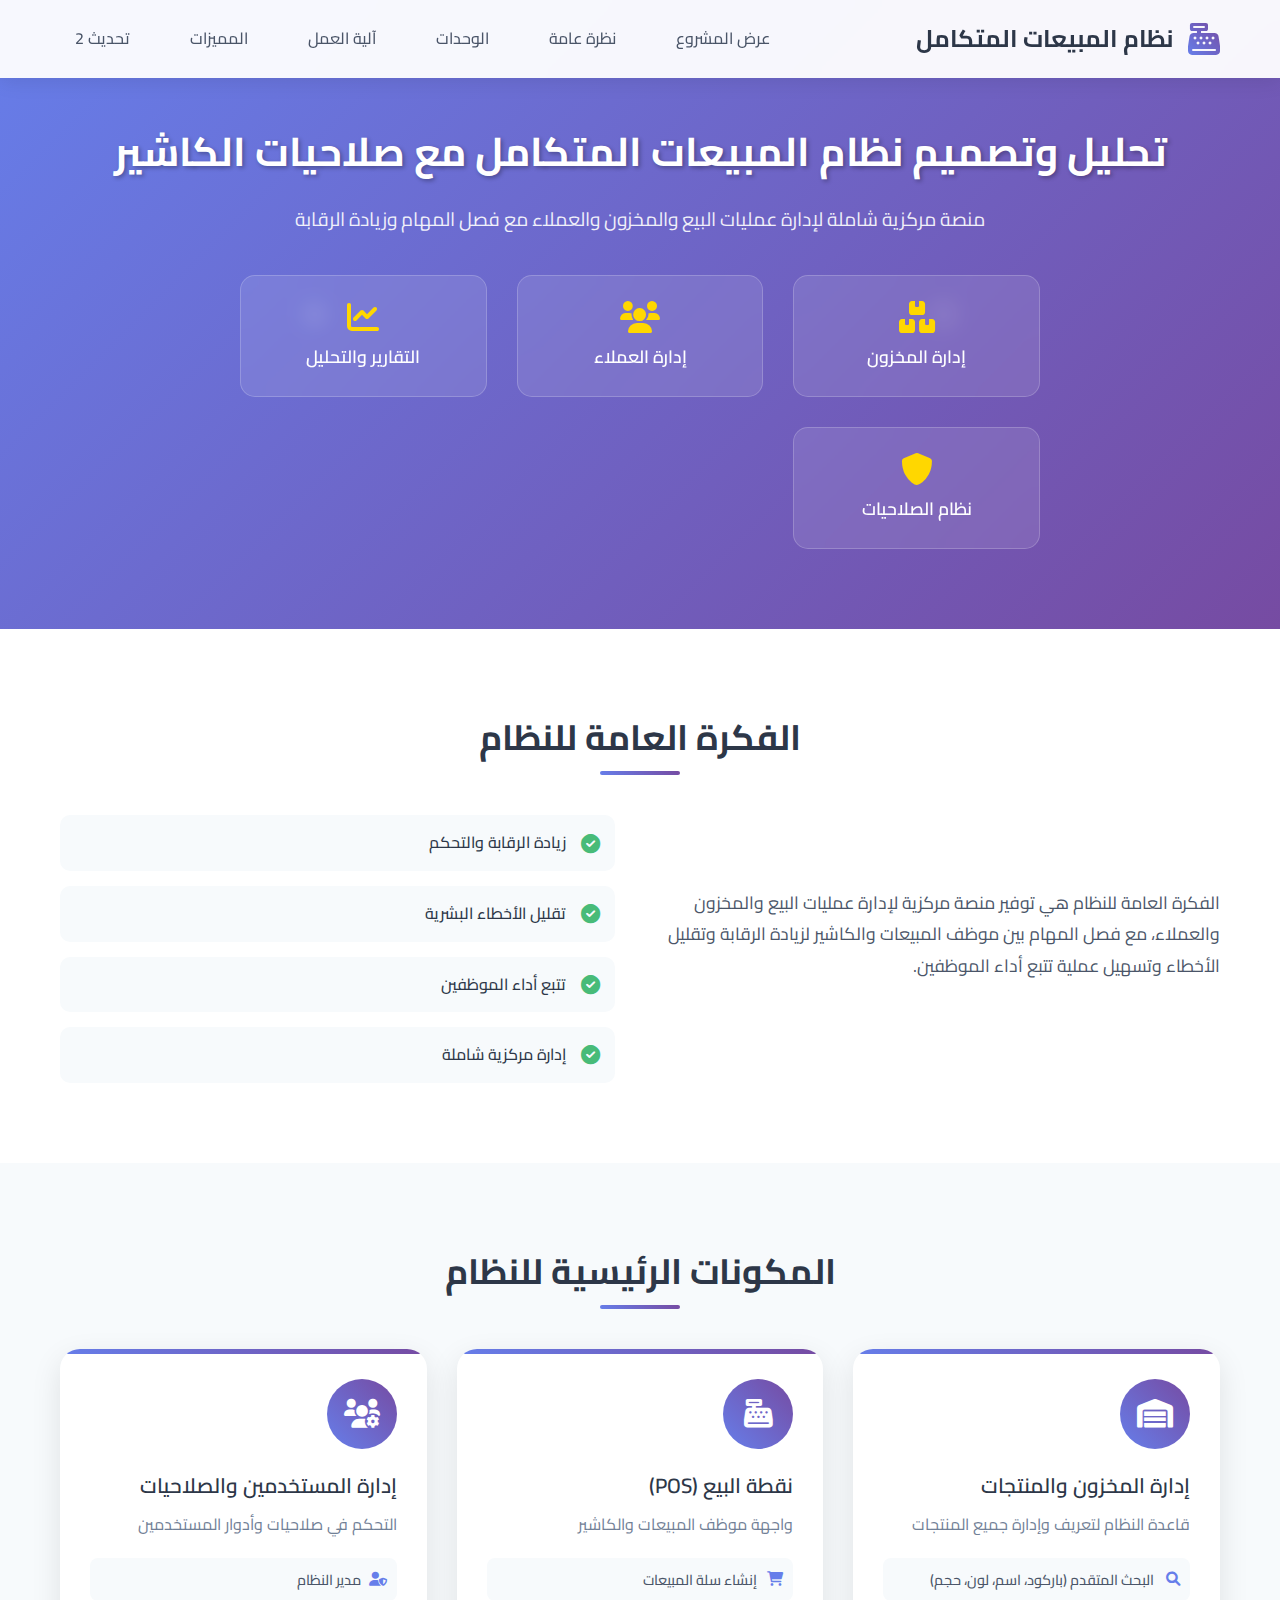
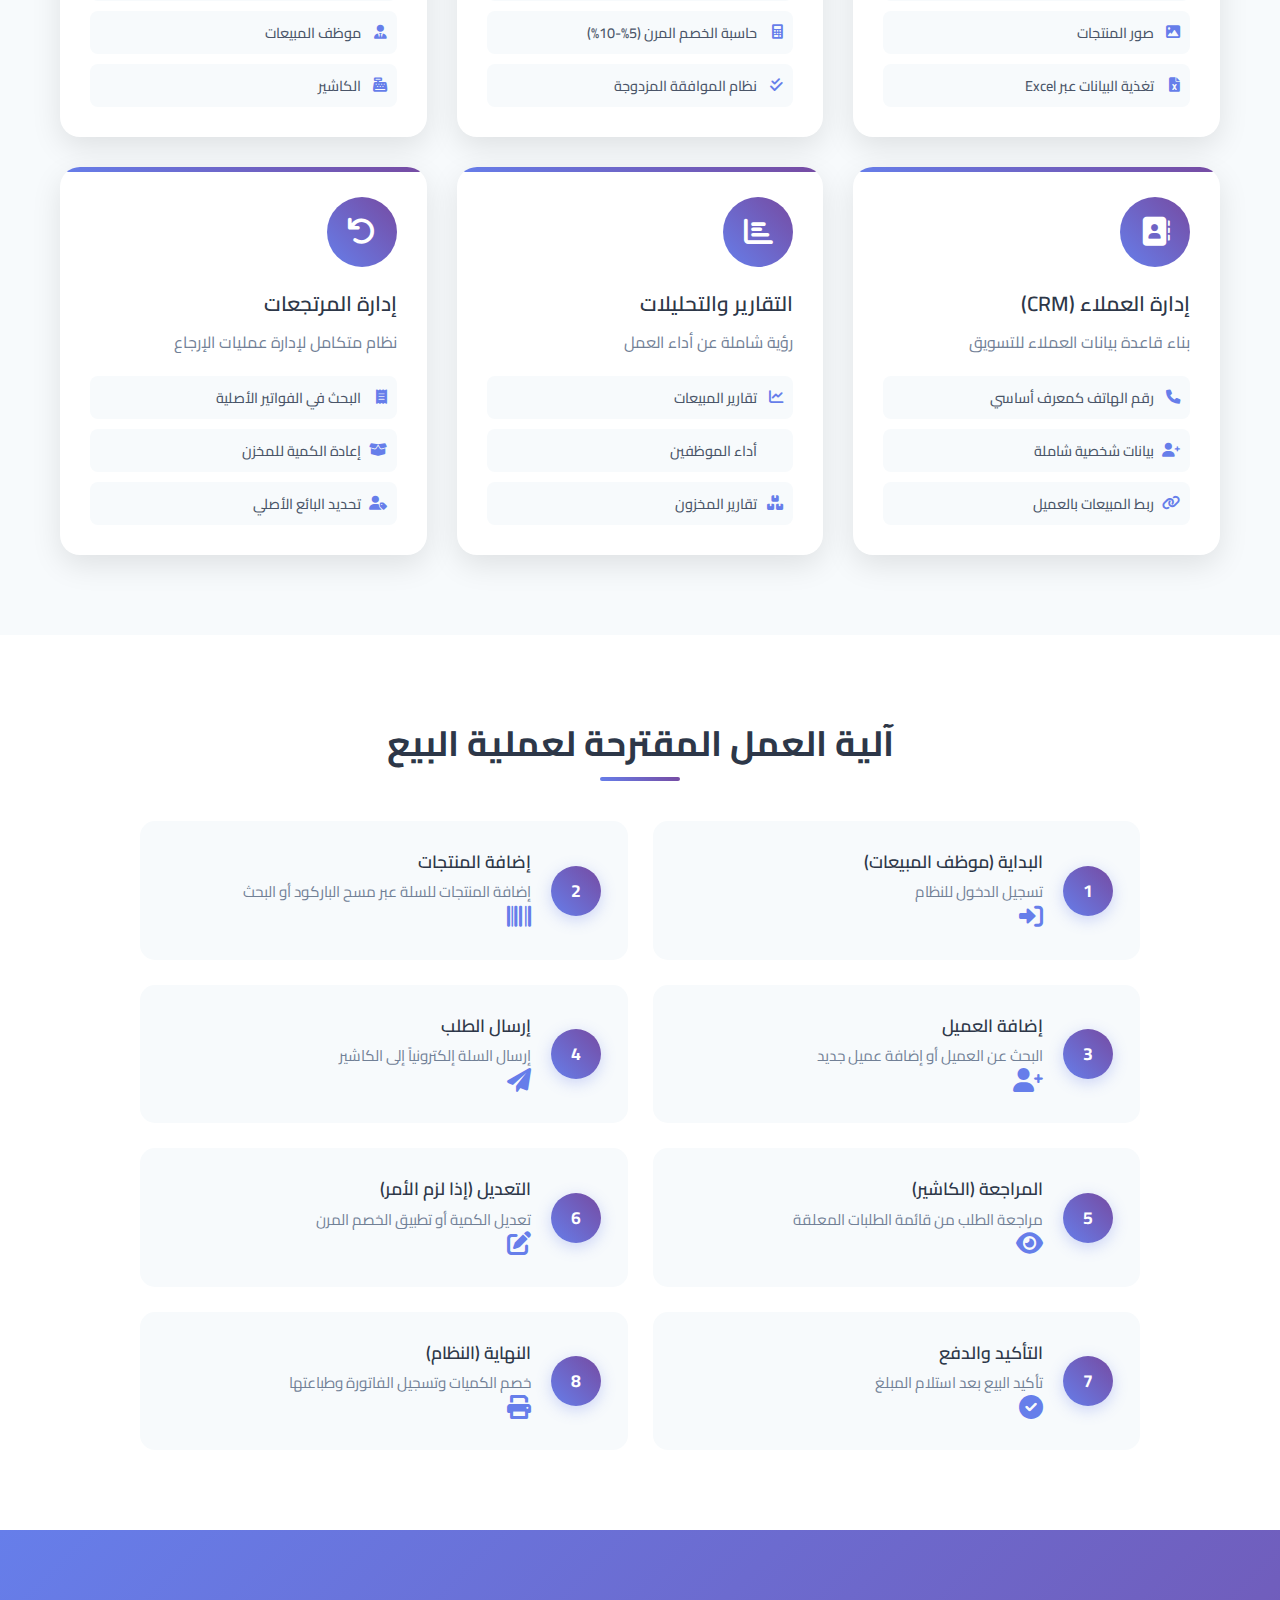
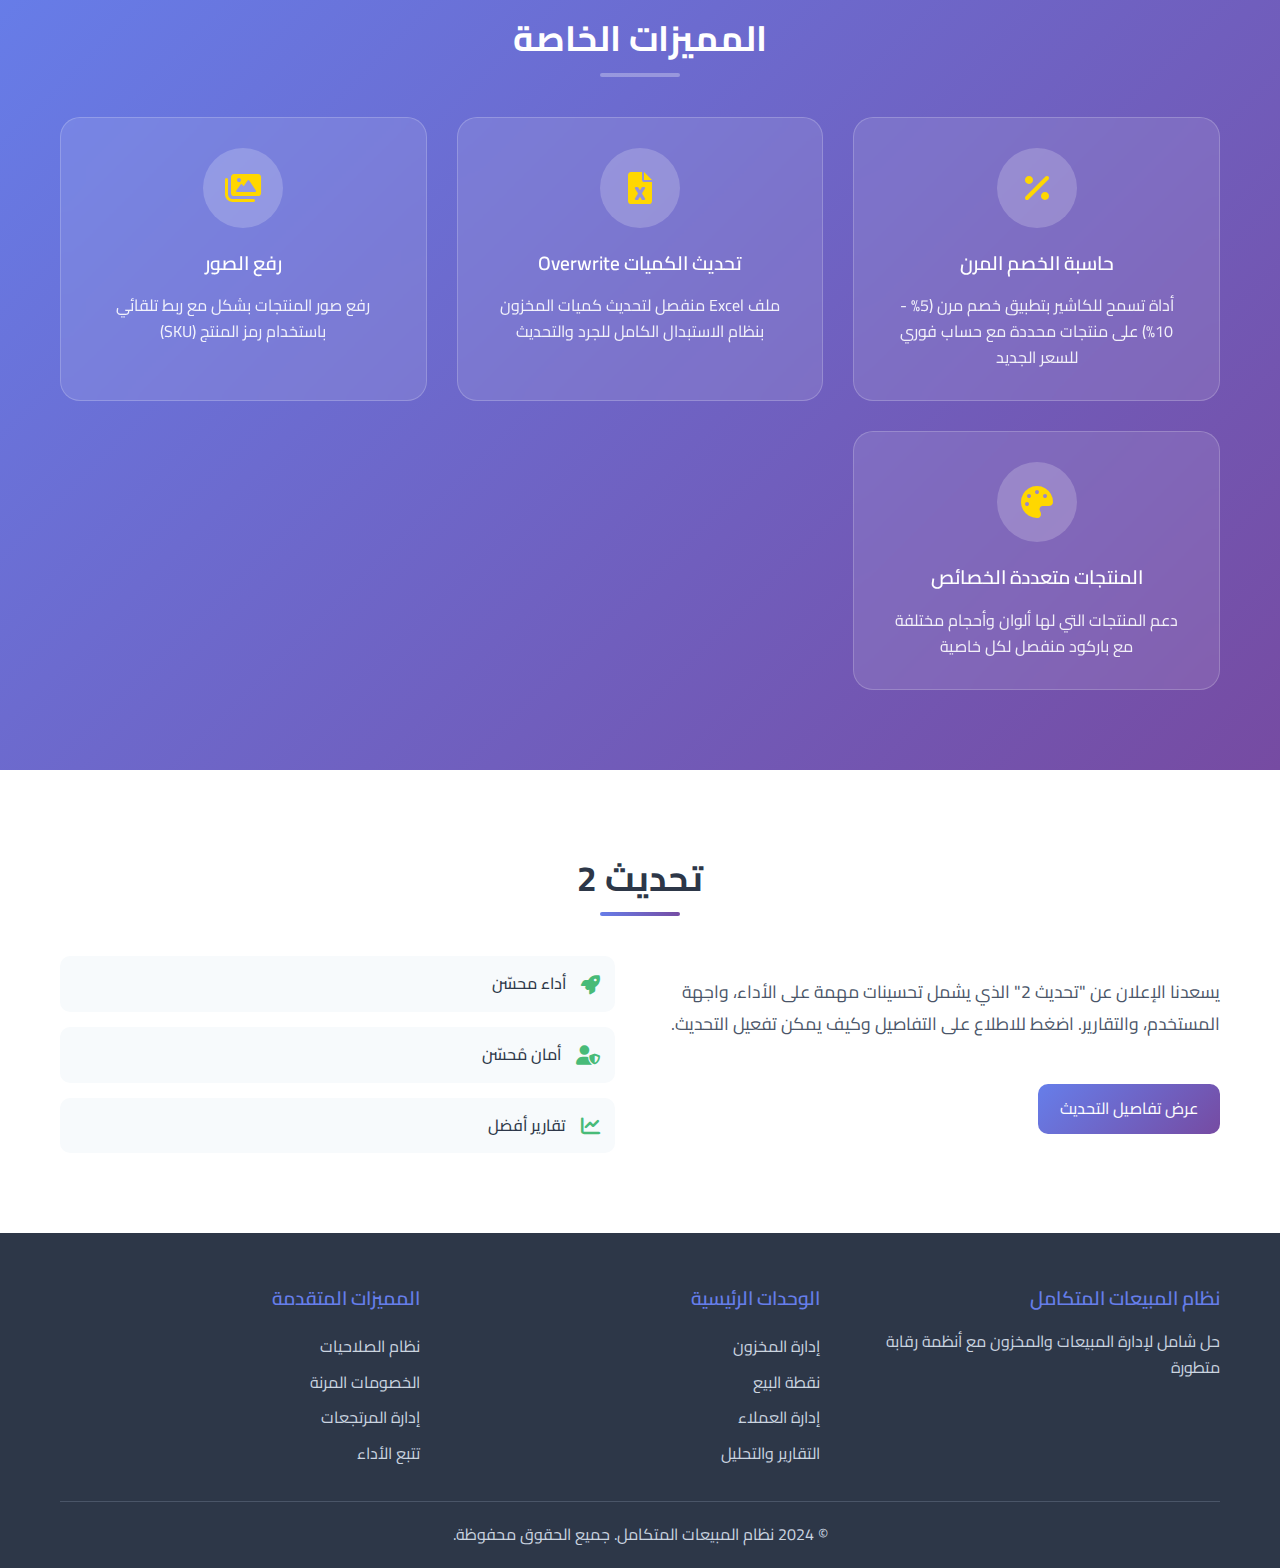
<file: index.html>
<!DOCTYPE html>
<html lang="ar" dir="rtl">
<head>
    <meta charset="UTF-8">
    <meta name="viewport" content="width=device-width, initial-scale=1.0">
    <title>نظام المبيعات المتكامل - تحليل وتصميم</title>
    <meta name="description" content="نظام نقطة بيع متكامل مع إدارة المخزون والتقارير وصلاحيات المستخدمين - حل شامل لإدارة المبيعات">
    <meta name="keywords" content="نقطة بيع, POS, إدارة مخزون, نظام مبيعات, كاشير, تقارير مبيعات">
    <meta name="author" content="micodev">
    
    <!-- Open Graph / Facebook -->
    <meta property="og:type" content="website">
    <meta property="og:url" content="https://micodev.github.io/pos-portable/">
    <meta property="og:title" content="نظام المبيعات المتكامل">
    <meta property="og:description" content="نظام نقطة بيع متكامل مع إدارة المخزون والتقارير وصلاحيات المستخدمين">
    
    <!-- Twitter -->
    <meta property="twitter:card" content="summary_large_image">
    <meta property="twitter:url" content="https://micodev.github.io/pos-portable/">
    <meta property="twitter:title" content="نظام المبيعات المتكامل">
    <meta property="twitter:description" content="نظام نقطة بيع متكامل مع إدارة المخزون والتقارير وصلاحيات المستخدمين">
    
    <link href="https://cdnjs.cloudflare.com/ajax/libs/font-awesome/6.0.0/css/all.min.css" rel="stylesheet">
    <link href="https://fonts.googleapis.com/css2?family=Cairo:wght@300;400;600;700&display=swap" rel="stylesheet">
    <link rel="stylesheet" href="style.css">
</head>
<body>
    <!-- Header -->
    <header class="header">
        <div class="container">
            <div class="header-content">
                <div class="logo">
                    <i class="fas fa-cash-register"></i>
                    <h1>نظام المبيعات المتكامل</h1>
                </div>
                <nav class="nav">
                    <a href="offer-proposal.html" class="external-link">عرض المشروع</a>
                    <a href="#overview">نظرة عامة</a>
                    <a href="#modules">الوحدات</a>
                    <a href="#workflow">آلية العمل</a>
                    <a href="#features">المميزات</a>
                    <a href="update-2.html">تحديث 2</a>
                </nav>
                <button class="mobile-menu-btn" id="mobileMenuBtn">
                    <i class="fas fa-bars"></i>
                </button>
            </div>
        </div>
    </header>

    <!-- Mobile Menu Overlay -->
    <div class="mobile-menu-overlay" id="mobileMenuOverlay">
        <div class="mobile-menu">
            <button class="mobile-menu-close" id="mobileMenuClose">
                <i class="fas fa-times"></i>
            </button>
            <nav class="mobile-nav">
                <a href="offer-proposal.html" class="external-link">عرض المشروع</a>
                <a href="#overview">نظرة عامة</a>
                <a href="#modules">الوحدات</a>
                <a href="#workflow">آلية العمل</a>
                <a href="#features">المميزات</a>
                <a href="update-2.html">تحديث 2</a>
            </nav>
        </div>
    </div>

    <!-- Hero Section -->
    <section class="hero">
        <div class="container">
            <div class="hero-content">
                <h2>تحليل وتصميم نظام المبيعات المتكامل مع صلاحيات الكاشير</h2>
                <p>منصة مركزية شاملة لإدارة عمليات البيع والمخزون والعملاء مع فصل المهام وزيادة الرقابة</p>
                <div class="hero-stats">
                    <div class="stat">
                        <i class="fas fa-boxes"></i>
                        <span>إدارة المخزون</span>
                    </div>
                    <div class="stat">
                        <i class="fas fa-users"></i>
                        <span>إدارة العملاء</span>
                    </div>
                    <div class="stat">
                        <i class="fas fa-chart-line"></i>
                        <span>التقارير والتحليل</span>
                    </div>
                    <div class="stat">
                        <i class="fas fa-shield-alt"></i>
                        <span>نظام الصلاحيات</span>
                    </div>
                </div>
            </div>
        </div>
    </section>

    <!-- Overview Section -->
    <section id="overview" class="overview">
        <div class="container">
            <h2 class="section-title">الفكرة العامة للنظام</h2>
            <div class="overview-content">
                <div class="overview-text">
                    <p>الفكرة العامة للنظام هي توفير منصة مركزية لإدارة عمليات البيع والمخزون والعملاء، مع فصل المهام بين موظف المبيعات والكاشير لزيادة الرقابة وتقليل الأخطاء وتسهيل عملية تتبع أداء الموظفين.</p>
                </div>
                <div class="overview-benefits">
                    <div class="benefit">
                        <i class="fas fa-check-circle"></i>
                        <span>زيادة الرقابة والتحكم</span>
                    </div>
                    <div class="benefit">
                        <i class="fas fa-check-circle"></i>
                        <span>تقليل الأخطاء البشرية</span>
                    </div>
                    <div class="benefit">
                        <i class="fas fa-check-circle"></i>
                        <span>تتبع أداء الموظفين</span>
                    </div>
                    <div class="benefit">
                        <i class="fas fa-check-circle"></i>
                        <span>إدارة مركزية شاملة</span>
                    </div>
                </div>
            </div>
        </div>
    </section>

    <!-- Modules Section -->
    <section id="modules" class="modules">
        <div class="container">
            <h2 class="section-title">المكونات الرئيسية للنظام</h2>
            <div class="modules-grid">
                <!-- Module 1: Inventory Management -->
                <div class="module-card" data-module="inventory">
                    <div class="module-icon">
                        <i class="fas fa-warehouse"></i>
                    </div>
                    <h3>إدارة المخزون والمنتجات</h3>
                    <p>قاعدة النظام لتعريف وإدارة جميع المنتجات</p>
                    <div class="module-features">
                        <div class="feature">
                            <i class="fas fa-search"></i>
                            <span>البحث المتقدم (باركود، اسم، لون، حجم)</span>
                        </div>
                        <div class="feature">
                            <i class="fas fa-image"></i>
                            <span>صور المنتجات</span>
                        </div>
                        <div class="feature">
                            <i class="fas fa-file-excel"></i>
                            <span>تغذية البيانات عبر Excel</span>
                        </div>
                    </div>
                </div>

                <!-- Module 2: POS -->
                <div class="module-card" data-module="pos">
                    <div class="module-icon">
                        <i class="fas fa-cash-register"></i>
                    </div>
                    <h3>نقطة البيع (POS)</h3>
                    <p>واجهة موظف المبيعات والكاشير</p>
                    <div class="module-features">
                        <div class="feature">
                            <i class="fas fa-shopping-cart"></i>
                            <span>إنشاء سلة المبيعات</span>
                        </div>
                        <div class="feature">
                            <i class="fas fa-calculator"></i>
                            <span>حاسبة الخصم المرن (5%-10%)</span>
                        </div>
                        <div class="feature">
                            <i class="fas fa-check-double"></i>
                            <span>نظام الموافقة المزدوجة</span>
                        </div>
                    </div>
                </div>

                <!-- Module 3: Users & Permissions -->
                <div class="module-card" data-module="users">
                    <div class="module-icon">
                        <i class="fas fa-users-cog"></i>
                    </div>
                    <h3>إدارة المستخدمين والصلاحيات</h3>
                    <p>التحكم في صلاحيات وأدوار المستخدمين</p>
                    <div class="module-features">
                        <div class="feature">
                            <i class="fas fa-user-shield"></i>
                            <span>مدير النظام</span>
                        </div>
                        <div class="feature">
                            <i class="fas fa-user-tie"></i>
                            <span>موظف المبيعات</span>
                        </div>
                        <div class="feature">
                            <i class="fas fa-cash-register"></i>
                            <span>الكاشير</span>
                        </div>
                    </div>
                </div>

                <!-- Module 4: CRM -->
                <div class="module-card" data-module="crm">
                    <div class="module-icon">
                        <i class="fas fa-address-book"></i>
                    </div>
                    <h3>إدارة العملاء (CRM)</h3>
                    <p>بناء قاعدة بيانات العملاء للتسويق</p>
                    <div class="module-features">
                        <div class="feature">
                            <i class="fas fa-phone"></i>
                            <span>رقم الهاتف كمعرف أساسي</span>
                        </div>
                        <div class="feature">
                            <i class="fas fa-user-plus"></i>
                            <span>بيانات شخصية شاملة</span>
                        </div>
                        <div class="feature">
                            <i class="fas fa-link"></i>
                            <span>ربط المبيعات بالعميل</span>
                        </div>
                    </div>
                </div>

                <!-- Module 5: Reports -->
                <div class="module-card" data-module="reports">
                    <div class="module-icon">
                        <i class="fas fa-chart-bar"></i>
                    </div>
                    <h3>التقارير والتحليلات</h3>
                    <p>رؤية شاملة عن أداء العمل</p>
                    <div class="module-features">
                        <div class="feature">
                            <i class="fas fa-chart-line"></i>
                            <span>تقارير المبيعات</span>
                        </div>
                        <div class="feature">
                            <i class="fas fa-user-chart"></i>
                            <span>أداء الموظفين</span>
                        </div>
                        <div class="feature">
                            <i class="fas fa-boxes"></i>
                            <span>تقارير المخزون</span>
                        </div>
                    </div>
                </div>

                <!-- Module 6: Returns -->
                <div class="module-card" data-module="returns">
                    <div class="module-icon">
                        <i class="fas fa-undo"></i>
                    </div>
                    <h3>إدارة المرتجعات</h3>
                    <p>نظام متكامل لإدارة عمليات الإرجاع</p>
                    <div class="module-features">
                        <div class="feature">
                            <i class="fas fa-receipt"></i>
                            <span>البحث في الفواتير الأصلية</span>
                        </div>
                        <div class="feature">
                            <i class="fas fa-box-open"></i>
                            <span>إعادة الكمية للمخزن</span>
                        </div>
                        <div class="feature">
                            <i class="fas fa-user-tag"></i>
                            <span>تحديد البائع الأصلي</span>
                        </div>
                    </div>
                </div>
            </div>
        </div>
    </section>

    <!-- Workflow Section -->
    <section id="workflow" class="workflow">
        <div class="container">
            <h2 class="section-title">آلية العمل المقترحة لعملية البيع</h2>
            <div class="workflow-timeline">
                <div class="timeline-step">
                    <div class="step-number">1</div>
                    <div class="step-content">
                        <h4>البداية (موظف المبيعات)</h4>
                        <p>تسجيل الدخول للنظام</p>
                        <i class="fas fa-sign-in-alt"></i>
                    </div>
                </div>
                <div class="timeline-step">
                    <div class="step-number">2</div>
                    <div class="step-content">
                        <h4>إضافة المنتجات</h4>
                        <p>إضافة المنتجات للسلة عبر مسح الباركود أو البحث</p>
                        <i class="fas fa-barcode"></i>
                    </div>
                </div>
                <div class="timeline-step">
                    <div class="step-number">3</div>
                    <div class="step-content">
                        <h4>إضافة العميل</h4>
                        <p>البحث عن العميل أو إضافة عميل جديد</p>
                        <i class="fas fa-user-plus"></i>
                    </div>
                </div>
                <div class="timeline-step">
                    <div class="step-number">4</div>
                    <div class="step-content">
                        <h4>إرسال الطلب</h4>
                        <p>إرسال السلة إلكترونياً إلى الكاشير</p>
                        <i class="fas fa-paper-plane"></i>
                    </div>
                </div>
                <div class="timeline-step">
                    <div class="step-number">5</div>
                    <div class="step-content">
                        <h4>المراجعة (الكاشير)</h4>
                        <p>مراجعة الطلب من قائمة الطلبات المعلقة</p>
                        <i class="fas fa-eye"></i>
                    </div>
                </div>
                <div class="timeline-step">
                    <div class="step-number">6</div>
                    <div class="step-content">
                        <h4>التعديل (إذا لزم الأمر)</h4>
                        <p>تعديل الكمية أو تطبيق الخصم المرن</p>
                        <i class="fas fa-edit"></i>
                    </div>
                </div>
                <div class="timeline-step">
                    <div class="step-number">7</div>
                    <div class="step-content">
                        <h4>التأكيد والدفع</h4>
                        <p>تأكيد البيع بعد استلام المبلغ</p>
                        <i class="fas fa-check-circle"></i>
                    </div>
                </div>
                <div class="timeline-step">
                    <div class="step-number">8</div>
                    <div class="step-content">
                        <h4>النهاية (النظام)</h4>
                        <p>خصم الكميات وتسجيل الفاتورة وطباعتها</p>
                        <i class="fas fa-print"></i>
                    </div>
                </div>
            </div>
        </div>
    </section>

    <!-- Features Section -->
    <section id="features" class="features">
        <div class="container">
            <h2 class="section-title">المميزات الخاصة</h2>
            <div class="features-grid">
                <div class="feature-card">
                    <div class="feature-icon">
                        <i class="fas fa-percentage"></i>
                    </div>
                    <h3>حاسبة الخصم المرن</h3>
                    <p>أداة تسمح للكاشير بتطبيق خصم مرن (5% - 10%) على منتجات محددة مع حساب فوري للسعر الجديد</p>
                </div>
                <div class="feature-card">
                    <div class="feature-icon">
                        <i class="fas fa-file-excel"></i>
                    </div>
                    <h3>تحديث الكميات Overwrite</h3>
                    <p>ملف Excel منفصل لتحديث كميات المخزون بنظام الاستبدال الكامل للجرد والتحديث</p>
                </div>
                <div class="feature-card">
                    <div class="feature-icon">
                        <i class="fas fa-images"></i>
                    </div>
                    <h3>رفع الصور </h3>
                    <p>رفع صور المنتجات بشكل  مع ربط تلقائي باستخدام رمز المنتج (SKU)</p>
                </div>
                <div class="feature-card">
                    <div class="feature-icon">
                        <i class="fas fa-palette"></i>
                    </div>
                    <h3>المنتجات متعددة الخصائص</h3>
                    <p>دعم المنتجات التي لها ألوان وأحجام مختلفة مع باركود منفصل لكل خاصية</p>
                </div>
            </div>
        </div>
    </section>

    <!-- Footer -->
    <!-- Update 2 Section -->
    <section id="update2" class="overview">
        <div class="container">
            <h2 class="section-title">تحديث 2</h2>
            <div class="overview-content">
                <div class="overview-text">
                    <p>يسعدنا الإعلان عن "تحديث 2" الذي يشمل تحسينات مهمة على الأداء، واجهة المستخدم، والتقارير. اضغط للاطلاع على التفاصيل وكيف يمكن تفعيل التحديث.</p>
                    <a href="update-2.html" style="background: linear-gradient(135deg, #667eea 0%, #764ba2 100%); color: #fff; padding: 12px 22px; border-radius: 10px; text-decoration:none; display:inline-block; margin-top:15px;">عرض تفاصيل التحديث</a>
                </div>
                <div class="overview-benefits">
                    <div class="benefit">
                        <i class="fas fa-rocket"></i>
                        <span>أداء محسّن</span>
                    </div>
                    <div class="benefit">
                        <i class="fas fa-user-shield"></i>
                        <span>أمان مُحسّن</span>
                    </div>
                    <div class="benefit">
                        <i class="fas fa-chart-line"></i>
                        <span>تقارير أفضل</span>
                    </div>
                </div>
            </div>
        </div>
    </section>
    <footer class="footer">
        <div class="container">
            <div class="footer-content">
                <div class="footer-section">
                    <h4>نظام المبيعات المتكامل</h4>
                    <p>حل شامل لإدارة المبيعات والمخزون مع أنظمة رقابة متطورة</p>
                </div>
                <div class="footer-section">
                    <h4>الوحدات الرئيسية</h4>
                    <ul>
                        <li>إدارة المخزون</li>
                        <li>نقطة البيع</li>
                        <li>إدارة العملاء</li>
                        <li>التقارير والتحليل</li>
                    </ul>
                </div>
                <div class="footer-section">
                    <h4>المميزات المتقدمة</h4>
                    <ul>
                        <li>نظام الصلاحيات</li>
                        <li>الخصومات المرنة</li>
                        <li>إدارة المرتجعات</li>
                        <li>تتبع الأداء</li>
                    </ul>
                </div>
            </div>
            <div class="footer-bottom">
                <p>&copy; 2024 نظام المبيعات المتكامل. جميع الحقوق محفوظة.</p>
            </div>
        </div>
    </footer>

    <!-- Module Details Modal -->
    <div id="moduleModal" class="modal">
        <div class="modal-content">
            <span class="close">&times;</span>
            <div id="modalContent"></div>
        </div>
    </div>

    <script src="script.js"></script>
</body>
</html>
</file>
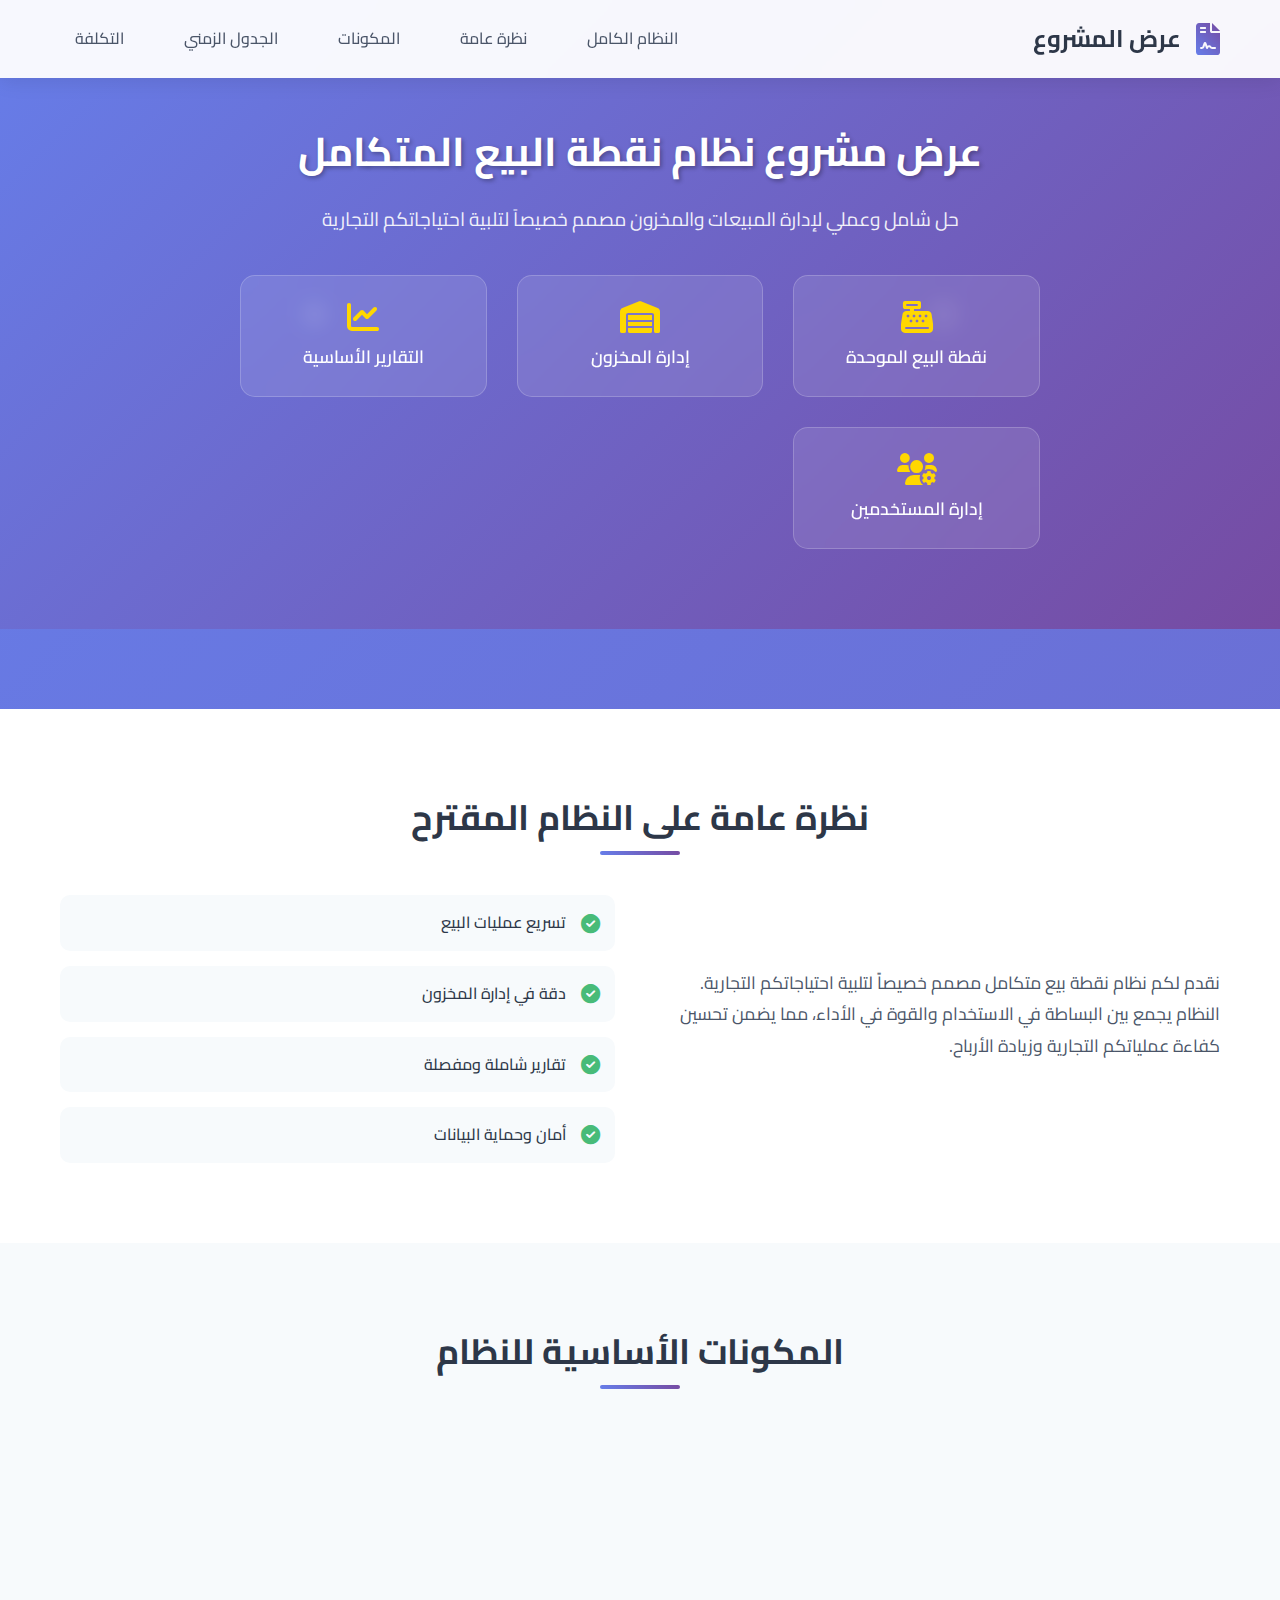
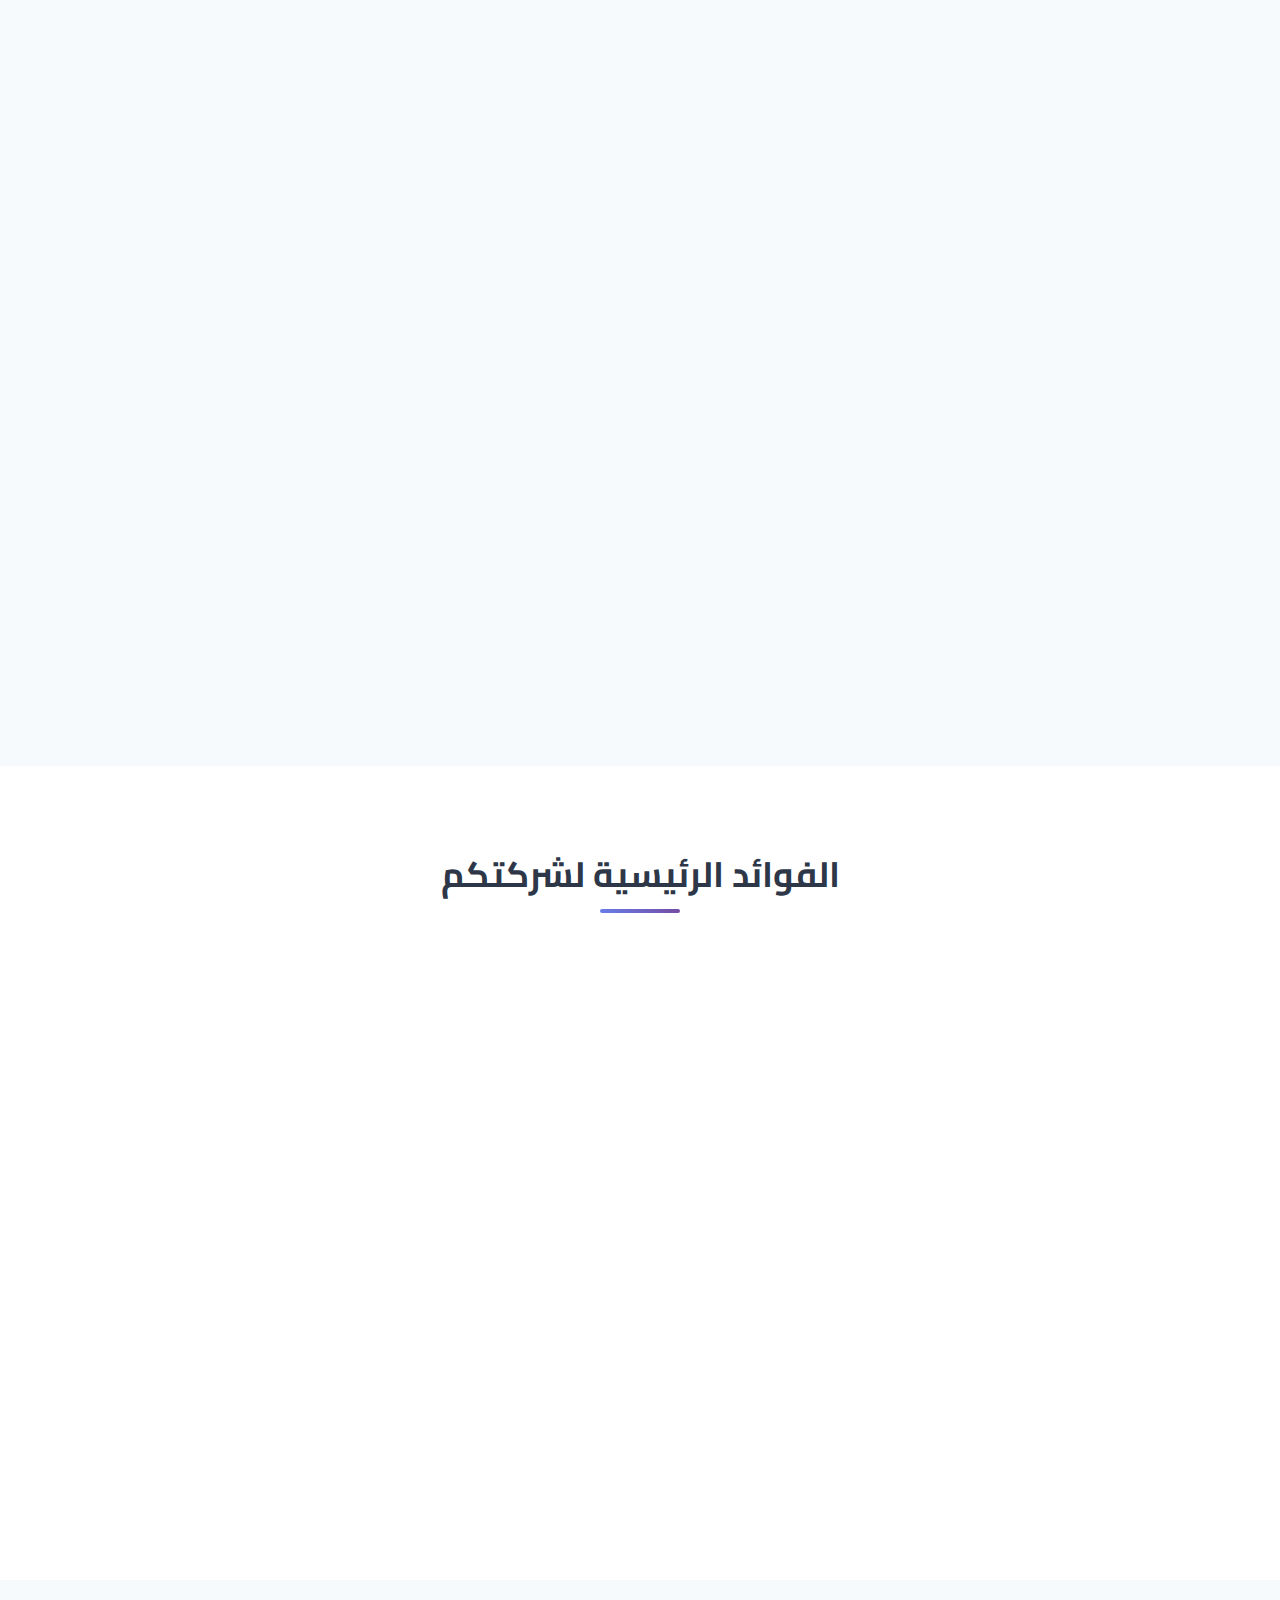
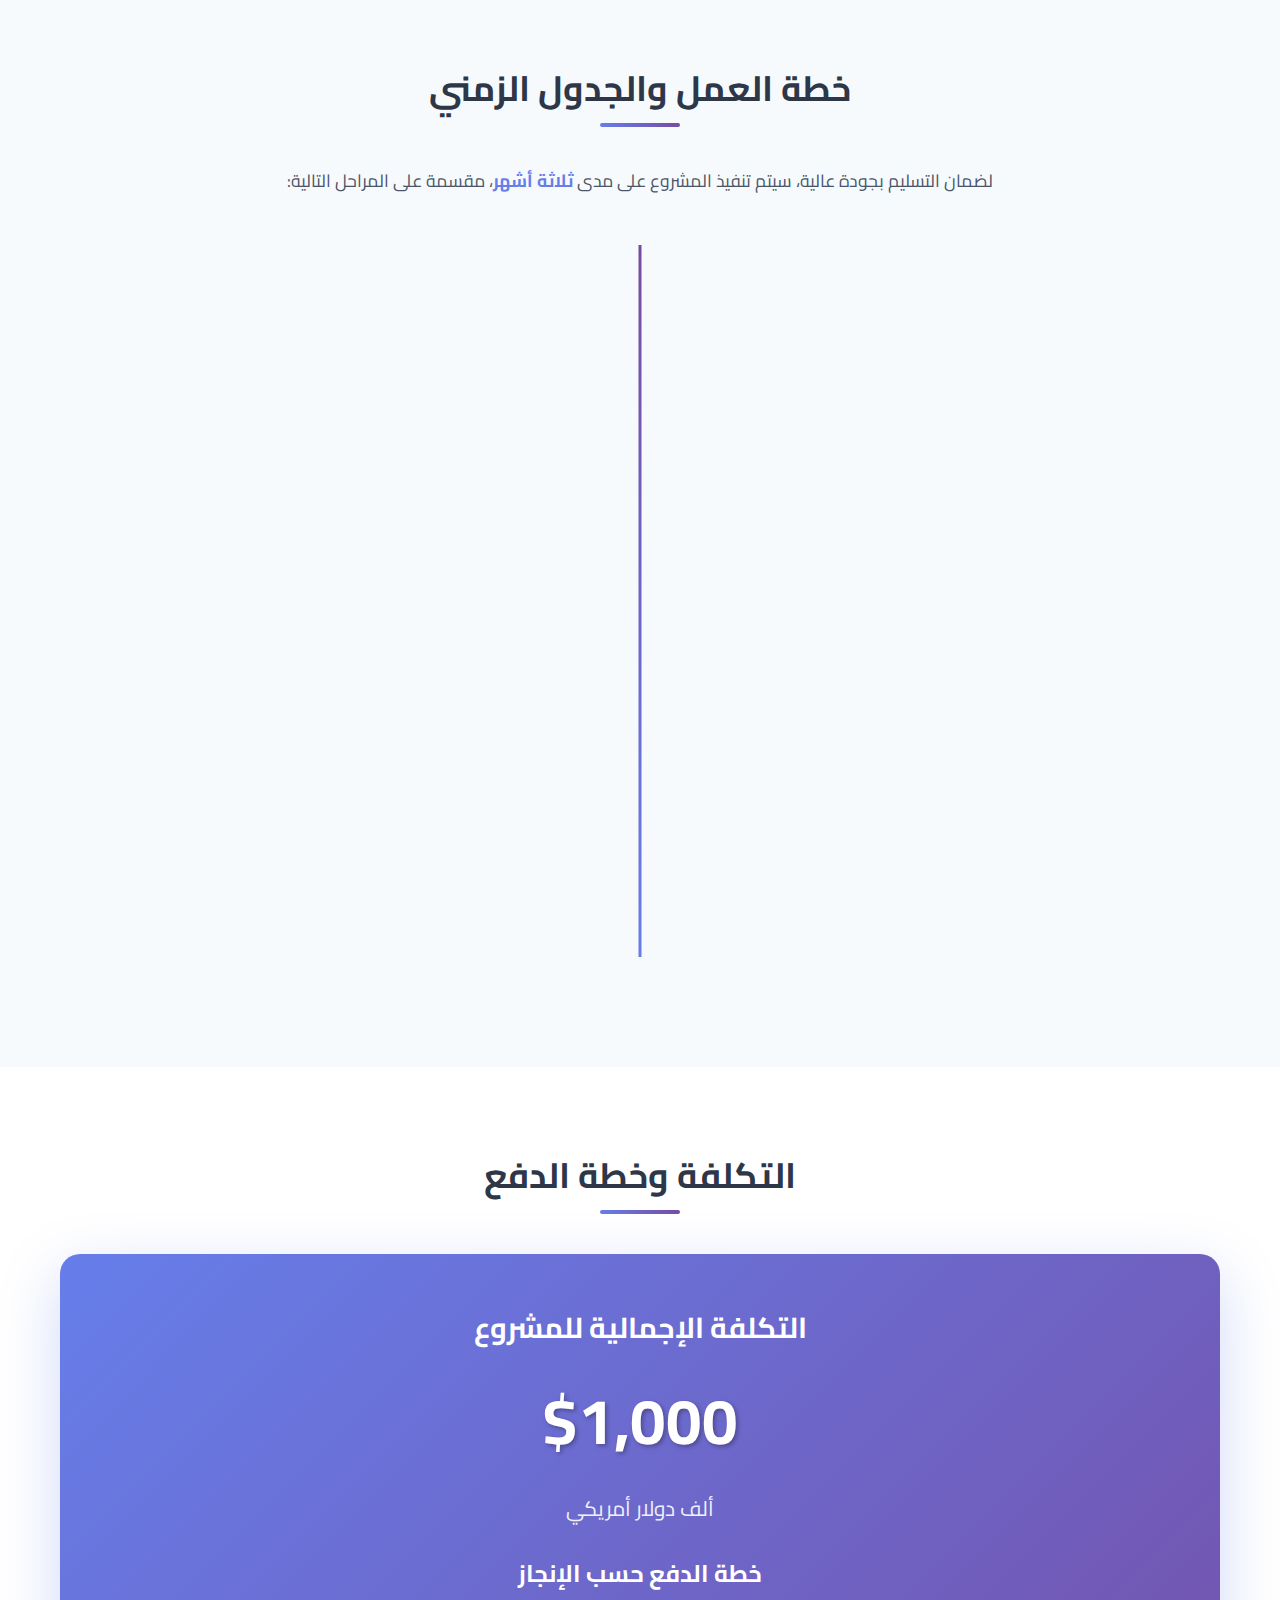
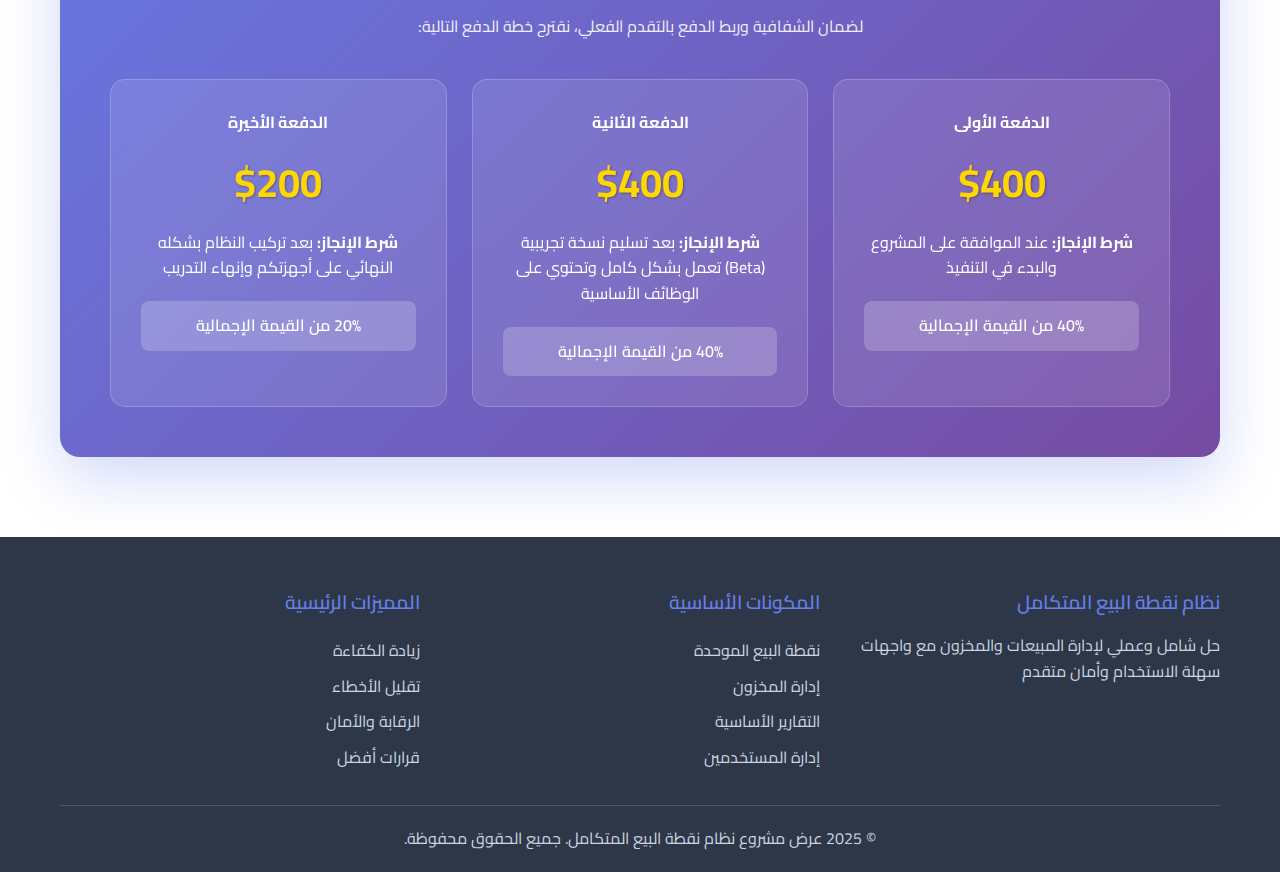
<file: offer-proposal.html>
<!DOCTYPE html>
<html lang="ar" dir="rtl">
<head>
    <meta charset="UTF-8">
    <meta name="viewport" content="width=device-width, initial-scale=1.0">
    <title>عرض مشروع - نظام نقطة البيع المتكامل</title>
    <link href="https://cdnjs.cloudflare.com/ajax/libs/font-awesome/6.0.0/css/all.min.css" rel="stylesheet">
    <link href="https://fonts.googleapis.com/css2?family=Cairo:wght@300;400;600;700&display=swap" rel="stylesheet">
    <link rel="stylesheet" href="style.css">
    <style>
        /* Additional styles specific to proposal page */
        .proposal-overview {
            background: white;
            margin-top: 80px;
        }

        .proposal-features {
            background: #f7fafc;
        }

        .proposal-benefits {
            background: white;
        }

        .proposal-timeline {
            background: #f7fafc;
        }

        .proposal-pricing {
            background: white;
        }

        .proposal-cta {
            background: linear-gradient(135deg, #667eea 0%, #764ba2 100%);
            color: white;
        }

        .timeline-proposal {
            position: relative;
            margin: 30px 0;
        }

        .timeline-proposal::before {
            content: '';
            position: absolute;
            right: 50%;
            top: 0;
            bottom: 0;
            width: 3px;
            background: linear-gradient(45deg, #667eea, #764ba2);
            transform: translateX(50%);
        }

        .timeline-item-proposal {
            margin: 30px 0;
            position: relative;
        }

        .timeline-item-proposal::before {
            content: '';
            position: absolute;
            right: 50%;
            top: 20px;
            width: 15px;
            height: 15px;
            background: linear-gradient(45deg, #667eea, #764ba2);
            border-radius: 50%;
            transform: translateX(50%);
            z-index: 2;
            box-shadow: 0 0 0 4px white;
        }

        .timeline-content-proposal {
            background: white;
            padding: 30px;
            border-radius: 15px;
            margin: 0 auto;
            width: 45%;
            position: relative;
            box-shadow: 0 10px 30px rgba(0, 0, 0, 0.1);
            transition: all 0.3s ease;
            border: 2px solid transparent;
        }

        .timeline-content-proposal:hover {
            transform: translateY(-5px);
            box-shadow: 0 15px 40px rgba(102, 126, 234, 0.2);
            border-color: rgba(102, 126, 234, 0.2);
        }

        .timeline-item-proposal:nth-child(odd) .timeline-content-proposal {
            margin-right: 55%;
        }

        .timeline-item-proposal:nth-child(even) .timeline-content-proposal {
            margin-left: 55%;
        }

        .timeline-content-proposal h4 {
            color: #2d3748;
            margin-bottom: 15px;
            font-size: 1.3rem;
            font-weight: 600;
        }

        .timeline-content-proposal p {
            color: #4a5568;
            line-height: 1.6;
            margin-bottom: 15px;
        }

        .timeline-duration {
            background: linear-gradient(45deg, #667eea, #764ba2);
            color: white;
            padding: 8px 20px;
            border-radius: 20px;
            font-size: 0.9rem;
            font-weight: 600;
            display: inline-block;
        }

        .pricing-table {
            background: linear-gradient(135deg, #667eea 0%, #764ba2 100%);
            color: white;
            padding: 50px;
            border-radius: 20px;
            text-align: center;
            margin-top: 30px;
            box-shadow: 0 20px 60px rgba(102, 126, 234, 0.3);
        }

        .total-price {
            font-size: 4rem;
            font-weight: 700;
            margin: 20px 0;
            text-shadow: 2px 2px 4px rgba(0, 0, 0, 0.3);
        }

        .payment-plan {
            display: grid;
            grid-template-columns: repeat(auto-fit, minmax(280px, 1fr));
            gap: 25px;
            margin-top: 40px;
        }

        .payment-stage {
            background: rgba(255, 255, 255, 0.1);
            padding: 30px;
            border-radius: 15px;
            backdrop-filter: blur(10px);
            border: 1px solid rgba(255, 255, 255, 0.2);
            transition: all 0.3s ease;
        }

        .payment-stage:hover {
            background: rgba(255, 255, 255, 0.15);
            transform: translateY(-5px);
        }

        .payment-amount {
            font-size: 2.5rem;
            font-weight: 700;
            color: #ffd700;
            margin: 15px 0;
            text-shadow: 1px 1px 2px rgba(0, 0, 0, 0.3);
        }

        .cta-button {
            background: white;
            color: #667eea;
            padding: 15px 40px;
            border-radius: 30px;
            text-decoration: none;
            font-weight: 600;
            font-size: 1.1rem;
            display: inline-flex;
            align-items: center;
            gap: 10px;
            margin-top: 20px;
            transition: all 0.3s ease;
            box-shadow: 0 4px 15px rgba(0, 0, 0, 0.2);
        }

        .cta-button:hover {
            background: #ffd700;
            color: #2d3748;
            transform: translateY(-3px);
            box-shadow: 0 8px 25px rgba(0, 0, 0, 0.3);
        }

        @media (max-width: 1024px) {
            .timeline-content-proposal {
                width: 60%;
            }
            
            .timeline-item-proposal:nth-child(odd) .timeline-content-proposal {
                margin-right: 40%;
            }

            .timeline-item-proposal:nth-child(even) .timeline-content-proposal {
                margin-left: 40%;
            }
            
            .payment-plan {
                grid-template-columns: repeat(2, 1fr);
                gap: 20px;
            }
        }

        @media (max-width: 768px) {
            .timeline-proposal::before {
                right: 30px;
                transform: none;
            }
            
            .timeline-item-proposal::before {
                right: 30px;
                transform: none;
            }
            
            .timeline-content-proposal {
                width: calc(100% - 80px);
                margin-left: 80px !important;
                margin-right: 0 !important;
                padding: 25px 20px;
            }
            
            .timeline-content-proposal h4 {
                font-size: 1.1rem;
                margin-bottom: 12px;
            }
            
            .timeline-content-proposal p {
                font-size: 0.95rem;
                margin-bottom: 12px;
            }
            
            .timeline-duration {
                font-size: 0.8rem;
                padding: 6px 15px;
            }
            
            .pricing-table {
                padding: 40px 25px;
                margin-top: 25px;
            }
            
            .pricing-table h3 {
                font-size: 1.5rem !important;
            }
            
            .total-price {
                font-size: 2.5rem;
                margin: 15px 0;
            }
            
            .pricing-table h4 {
                font-size: 1.3rem !important;
            }
            
            .pricing-table > p {
                font-size: 1.1rem !important;
                margin-bottom: 30px !important;
            }

            .payment-plan {
                grid-template-columns: 1fr;
                gap: 20px;
                margin-top: 30px;
            }
            
            .payment-stage {
                padding: 25px 20px;
            }
            
            .payment-amount {
                font-size: 2rem;
                margin: 10px 0;
            }
            
            .cta-button {
                padding: 12px 30px;
                font-size: 1rem;
            }
        }

        @media (max-width: 600px) {
            .timeline-proposal::before {
                right: 20px;
            }
            
            .timeline-item-proposal::before {
                right: 20px;
                width: 12px;
                height: 12px;
            }
            
            .timeline-content-proposal {
                width: calc(100% - 60px);
                margin-left: 60px !important;
                padding: 20px 15px;
            }
            
            .timeline-content-proposal h4 {
                font-size: 1rem;
                margin-bottom: 10px;
            }
            
            .timeline-content-proposal p {
                font-size: 0.9rem;
                line-height: 1.5;
                margin-bottom: 10px;
            }
            
            .timeline-duration {
                font-size: 0.75rem;
                padding: 5px 12px;
            }
            
            .pricing-table {
                padding: 30px 20px;
                border-radius: 15px;
            }
            
            .pricing-table h3 {
                font-size: 1.3rem !important;
                margin-bottom: 8px !important;
            }
            
            .total-price {
                font-size: 2rem;
                margin: 12px 0;
            }
            
            .pricing-table h4 {
                font-size: 1.1rem !important;
                margin-bottom: 15px !important;
            }
            
            .pricing-table > p {
                font-size: 1rem !important;
                margin-bottom: 25px !important;
                line-height: 1.5 !important;
            }
            
            .payment-stage {
                padding: 20px 15px;
            }
            
            .payment-stage h4 {
                font-size: 1rem !important;
                margin-bottom: 12px !important;
            }
            
            .payment-amount {
                font-size: 1.8rem;
                margin: 8px 0;
            }
            
            .payment-stage p {
                font-size: 0.9rem !important;
                margin-bottom: 15px !important;
                line-height: 1.4 !important;
            }
            
            .payment-stage > div {
                font-size: 0.85rem !important;
                padding: 10px !important;
            }
            
            .cta-button {
                padding: 10px 25px;
                font-size: 0.95rem;
                border-radius: 25px;
            }
        }

        @media (max-width: 480px) {
            .timeline-proposal::before {
                right: 15px;
            }
            
            .timeline-item-proposal::before {
                right: 15px;
                width: 10px;
                height: 10px;
                top: 15px;
            }
            
            .timeline-content-proposal {
                width: calc(100% - 45px);
                margin-left: 45px !important;
                padding: 15px 12px;
                border-radius: 12px;
            }
            
            .timeline-content-proposal h4 {
                font-size: 0.95rem;
                margin-bottom: 8px;
            }
            
            .timeline-content-proposal p {
                font-size: 0.85rem;
                line-height: 1.4;
                margin-bottom: 8px;
            }
            
            .timeline-duration {
                font-size: 0.7rem;
                padding: 4px 10px;
            }
            
            .pricing-table {
                padding: 25px 15px;
                border-radius: 12px;
            }
            
            .pricing-table h3 {
                font-size: 1.2rem !important;
            }
            
            .total-price {
                font-size: 1.8rem;
                margin: 10px 0;
            }
            
            .pricing-table h4 {
                font-size: 1rem !important;
                margin-bottom: 12px !important;
            }
            
            .pricing-table > p {
                font-size: 0.9rem !important;
                margin-bottom: 20px !important;
            }
            
            .payment-stage {
                padding: 15px 12px;
                border-radius: 12px;
            }
            
            .payment-stage h4 {
                font-size: 0.95rem !important;
                margin-bottom: 10px !important;
            }
            
            .payment-amount {
                font-size: 1.6rem;
                margin: 6px 0;
            }
            
            .payment-stage p {
                font-size: 0.85rem !important;
                margin-bottom: 12px !important;
                line-height: 1.3 !important;
            }
            
            .payment-stage > div {
                font-size: 0.8rem !important;
                padding: 8px !important;
                border-radius: 6px !important;
            }
            
            .cta-button {
                padding: 8px 20px;
                font-size: 0.9rem;
                border-radius: 20px;
            }
        }

        @media (max-width: 360px) {
            .timeline-content-proposal {
                padding: 12px 10px;
            }
            
            .timeline-content-proposal h4 {
                font-size: 0.9rem;
            }
            
            .timeline-content-proposal p {
                font-size: 0.8rem;
            }
            
            .pricing-table {
                padding: 20px 12px;
            }
            
            .total-price {
                font-size: 1.6rem;
            }
            
            .payment-stage {
                padding: 12px 10px;
            }
            
            .payment-amount {
                font-size: 1.4rem;
            }
            
            .cta-button {
                padding: 6px 15px;
                font-size: 0.85rem;
            }
        }
    </style>
</head>
<body>
    <!-- Header -->
    <header class="header">
        <div class="container">
            <div class="header-content">
                <div class="logo">
                    <i class="fas fa-file-contract"></i>
                    <h1>عرض المشروع</h1>
                </div>
                <nav class="nav">
                    <a href="index.html">النظام الكامل</a>
                    <a href="#overview">نظرة عامة</a>
                    <a href="#features">المكونات</a>
                    <a href="#timeline">الجدول الزمني</a>
                    <a href="#pricing">التكلفة</a>
                </nav>
                <button class="mobile-menu-btn" id="mobileMenuBtn">
                    <i class="fas fa-bars"></i>
                </button>
            </div>
        </div>
    </header>

    <!-- Mobile Menu Overlay -->
    <div class="mobile-menu-overlay" id="mobileMenuOverlay">
        <div class="mobile-menu">
            <button class="mobile-menu-close" id="mobileMenuClose">
                <i class="fas fa-times"></i>
            </button>
            <nav class="mobile-nav">
                <a href="index.html">النظام الكامل</a>
                <a href="#overview">نظرة عامة</a>
                <a href="#features">المكونات</a>
                <a href="#timeline">الجدول الزمني</a>
                <a href="#pricing">التكلفة</a>
            </nav>
        </div>
    </div>

    <!-- Hero Section -->
    <section class="hero">
        <div class="container">
            <div class="hero-content">
                <h2>عرض مشروع نظام نقطة البيع المتكامل</h2>
                <p>حل شامل وعملي لإدارة المبيعات والمخزون مصمم خصيصاً لتلبية احتياجاتكم التجارية</p>
                <div class="hero-stats">
                    <div class="stat">
                        <i class="fas fa-cash-register"></i>
                        <span>نقطة البيع الموحدة</span>
                    </div>
                    <div class="stat">
                        <i class="fas fa-warehouse"></i>
                        <span>إدارة المخزون</span>
                    </div>
                    <div class="stat">
                        <i class="fas fa-chart-line"></i>
                        <span>التقارير الأساسية</span>
                    </div>
                    <div class="stat">
                        <i class="fas fa-users-cog"></i>
                        <span>إدارة المستخدمين</span>
                    </div>
                </div>
            </div>
        </div>
    </section>

    <!-- System Overview -->
    <section id="overview" class="proposal-overview">
        <div class="container">
            <h2 class="section-title">نظرة عامة على النظام المقترح</h2>
            <div class="overview-content">
                <div class="overview-text">
                    <p>نقدم لكم نظام نقطة بيع متكامل مصمم خصيصاً لتلبية احتياجاتكم التجارية. النظام يجمع بين البساطة في الاستخدام والقوة في الأداء، مما يضمن تحسين كفاءة عملياتكم التجارية وزيادة الأرباح.</p>
                </div>
                <div class="overview-benefits">
                    <div class="benefit">
                        <i class="fas fa-check-circle"></i>
                        <span>تسريع عمليات البيع</span>
                    </div>
                    <div class="benefit">
                        <i class="fas fa-check-circle"></i>
                        <span>دقة في إدارة المخزون</span>
                    </div>
                    <div class="benefit">
                        <i class="fas fa-check-circle"></i>
                        <span>تقارير شاملة ومفصلة</span>
                    </div>
                    <div class="benefit">
                        <i class="fas fa-check-circle"></i>
                        <span>أمان وحماية البيانات</span>
                    </div>
                </div>
            </div>
        </div>
    </section>

    <!-- Core Features -->
    <section id="features" class="proposal-features">
        <div class="container">
            <h2 class="section-title">المكونات الأساسية للنظام</h2>
            <div class="modules-grid">
                <div class="module-card">
                    <div class="module-icon">
                        <i class="fas fa-cash-register"></i>
                    </div>
                    <h3>نقطة بيع موحدة (POS)</h3>
                    <p>واجهة استخدام سهلة للبائع لإضافة المنتجات عبر قارئ الباركود أو البحث السريع</p>
                    <div class="module-features">
                        <div class="feature">
                            <i class="fas fa-barcode"></i>
                            <span>مسح الباركود السريع</span>
                        </div>
                        <div class="feature">
                            <i class="fas fa-search"></i>
                            <span>البحث المتقدم</span>
                        </div>
                        <div class="feature">
                            <i class="fas fa-receipt"></i>
                            <span>إصدار الفواتير</span>
                        </div>
                    </div>
                </div>
                
                <div class="module-card">
                    <div class="module-icon">
                        <i class="fas fa-warehouse"></i>
                    </div>
                    <h3>إدارة مبسطة للمخزون</h3>
                    <p>قاعدة بيانات متطورة لإضافة المنتجات وتصنيفها مع تحديث تلقائي للكميات</p>
                    <div class="module-features">
                        <div class="feature">
                            <i class="fas fa-plus-circle"></i>
                            <span>إضافة المنتجات يدوياً</span>
                        </div>
                        <div class="feature">
                            <i class="fas fa-sync-alt"></i>
                            <span>تحديث تلقائي للكميات</span>
                        </div>
                        <div class="feature">
                            <i class="fas fa-tags"></i>
                            <span>تصنيف المنتجات</span>
                        </div>
                    </div>
                </div>
                
                <div class="module-card">
                    <div class="module-icon">
                        <i class="fas fa-chart-line"></i>
                    </div>
                    <h3>تقارير المبيعات الأساسية</h3>
                    <p>لوحة تحكم متقدمة لعرض تقرير المبيعات اليومي مع إحصائيات مفصلة</p>
                    <div class="module-features">
                        <div class="feature">
                            <i class="fas fa-calendar-day"></i>
                            <span>تقارير يومية</span>
                        </div>
                        <div class="feature">
                            <i class="fas fa-chart-bar"></i>
                            <span>إحصائيات مفصلة</span>
                        </div>
                        <div class="feature">
                            <i class="fas fa-download"></i>
                            <span>تصدير التقارير</span>
                        </div>
                    </div>
                </div>
                
                <div class="module-card">
                    <div class="module-icon">
                        <i class="fas fa-users-cog"></i>
                    </div>
                    <h3>إدارة المستخدمين</h3>
                    <p>نظام صلاحيات متطور يسمح بإنشاء حسابات للمستخدمين مع مستويات أمان مختلفة</p>
                    <div class="module-features">
                        <div class="feature">
                            <i class="fas fa-user-shield"></i>
                            <span>مدير النظام</span>
                        </div>
                        <div class="feature">
                            <i class="fas fa-user-tag"></i>
                            <span>كاشير</span>
                        </div>
                        <div class="feature">
                            <i class="fas fa-key"></i>
                            <span>مستويات الصلاحيات</span>
                        </div>
                    </div>
                </div>
            </div>
        </div>
    </section>

    <!-- Benefits -->
    <section class="proposal-benefits">
        <div class="container">
            <h2 class="section-title">الفوائد الرئيسية لشركتكم</h2>
            <div class="features-grid">
                <div class="feature-card">
                    <div class="feature-icon">
                        <i class="fas fa-tachometer-alt"></i>
                    </div>
                    <h3>زيادة الكفاءة</h3>
                    <p>تسريع عملية البيع وتقليل الوقت اللازم لإتمامها بفضل الواجهة السهلة والسريعة</p>
                </div>
                
                <div class="feature-card">
                    <div class="feature-icon">
                        <i class="fas fa-shield-alt"></i>
                    </div>
                    <h3>تقليل الأخطاء</h3>
                    <p>منع الأخطاء في الجرد بفضل التحديث التلقائي للمخزون والحسابات الدقيقة</p>
                </div>
                
                <div class="feature-card">
                    <div class="feature-icon">
                        <i class="fas fa-lock"></i>
                    </div>
                    <h3>رقابة وأمان</h3>
                    <p>صلاحيات محددة تمنع الوصول غير المصرح به للبيانات وتضمن سلامة المعلومات</p>
                </div>
                
                <div class="feature-card">
                    <div class="feature-icon">
                        <i class="fas fa-chart-bar"></i>
                    </div>
                    <h3>قرارات أفضل</h3>
                    <p>تقارير يومية دقيقة تساعد في اتخاذ قرارات سريعة ومستنيرة لتطوير الأعمال</p>
                </div>
            </div>
        </div>
    </section>

    <!-- Timeline -->
    <section id="timeline" class="proposal-timeline">
        <div class="container">
            <h2 class="section-title">خطة العمل والجدول الزمني</h2>
            <p style="text-align: center; margin-bottom: 50px; font-size: 1.1rem; color: #4a5568;">
                لضمان التسليم بجودة عالية، سيتم تنفيذ المشروع على مدى <strong style="color: #667eea;">ثلاثة أشهر</strong>، مقسمة على المراحل التالية:
            </p>
            
            <div class="timeline-proposal">
                <div class="timeline-item-proposal">
                    <div class="timeline-content-proposal">
                        <h4>المرحلة الأولى: التحليل والتصميم المعمق</h4>
                        <p>عقد اجتماعات مكثفة لفهم آلية العمل بشكل دقيق وتصميم الواجهات والنماذج الأولية للنظام مع تحديد المتطلبات النهائية</p>
                        <div class="timeline-duration">أسبوعان</div>
                    </div>
                </div>
                
                <div class="timeline-item-proposal">
                    <div class="timeline-content-proposal">
                        <h4>المرحلة الثانية: التطوير والبرمجة</h4>
                        <p>العمل على برمجة وتطوير كافة مكونات النظام المتفق عليها مع إجراء اختبارات داخلية مستمرة لضمان الجودة والأداء</p>
                        <div class="timeline-duration">8 أسابيع</div>
                    </div>
                </div>
                
                <div class="timeline-item-proposal">
                    <div class="timeline-content-proposal">
                        <h4>المرحلة الثالثة: التشغيل التجريبي والتدريب والتسليم</h4>
                        <p>تركيب النظام على أجهزة الشركة، واختباره بشكل عملي، وتقديم التدريب اللازم للموظفين، وتسليم المشروع بشكل نهائي</p>
                        <div class="timeline-duration">أسبوعان</div>
                    </div>
                </div>
            </div>
        </div>
    </section>

    <!-- Pricing -->
    <section id="pricing" class="proposal-pricing">
        <div class="container">
            <h2 class="section-title">التكلفة وخطة الدفع</h2>
            
            <div class="pricing-table">
                <h3 style="font-size: 1.8rem; margin-bottom: 10px;">التكلفة الإجمالية للمشروع</h3>
                <div class="total-price">$1,000</div>
                <p style="font-size: 1.3rem; margin-bottom: 30px; opacity: 0.9;">ألف دولار أمريكي</p>
                
                <h4 style="margin-bottom: 20px; font-size: 1.5rem;">خطة الدفع حسب الإنجاز</h4>
                <p style="margin-bottom: 40px; opacity: 0.9; line-height: 1.6;">لضمان الشفافية وربط الدفع بالتقدم الفعلي، نقترح خطة الدفع التالية:</p>
                
                <div class="payment-plan">
                    <div class="payment-stage">
                        <h4 style="margin-bottom: 15px;">الدفعة الأولى</h4>
                        <div class="payment-amount">$400</div>
                        <p style="margin-bottom: 20px;"><strong>شرط الإنجاز:</strong> عند الموافقة على المشروع والبدء في التنفيذ</p>
                        <div style="background: rgba(255,255,255,0.2); padding: 12px; border-radius: 8px; font-weight: 600;">
                            40% من القيمة الإجمالية
                        </div>
                    </div>
                    
                    <div class="payment-stage">
                        <h4 style="margin-bottom: 15px;">الدفعة الثانية</h4>
                        <div class="payment-amount">$400</div>
                        <p style="margin-bottom: 20px;"><strong>شرط الإنجاز:</strong> بعد تسليم نسخة تجريبية (Beta) تعمل بشكل كامل وتحتوي على الوظائف الأساسية</p>
                        <div style="background: rgba(255,255,255,0.2); padding: 12px; border-radius: 8px; font-weight: 600;">
                            40% من القيمة الإجمالية
                        </div>
                    </div>
                    
                    <div class="payment-stage">
                        <h4 style="margin-bottom: 15px;">الدفعة الأخيرة</h4>
                        <div class="payment-amount">$200</div>
                        <p style="margin-bottom: 20px;"><strong>شرط الإنجاز:</strong> بعد تركيب النظام بشكله النهائي على أجهزتكم وإنهاء التدريب</p>
                        <div style="background: rgba(255,255,255,0.2); padding: 12px; border-radius: 8px; font-weight: 600;">
                            20% من القيمة الإجمالية
                        </div>
                    </div>
                </div>
            </div>
        </div>
    </section>

   

    <!-- Footer -->
    <footer class="footer">
        <div class="container">
            <div class="footer-content">
                <div class="footer-section">
                    <h4>نظام نقطة البيع المتكامل</h4>
                    <p>حل شامل وعملي لإدارة المبيعات والمخزون مع واجهات سهلة الاستخدام وأمان متقدم</p>
                </div>
                <div class="footer-section">
                    <h4>المكونات الأساسية</h4>
                    <ul>
                        <li>نقطة البيع الموحدة</li>
                        <li>إدارة المخزون</li>
                        <li>التقارير الأساسية</li>
                        <li>إدارة المستخدمين</li>
                    </ul>
                </div>
                <div class="footer-section">
                    <h4>المميزات الرئيسية</h4>
                    <ul>
                        <li>زيادة الكفاءة</li>
                        <li>تقليل الأخطاء</li>
                        <li>الرقابة والأمان</li>
                        <li>قرارات أفضل</li>
                    </ul>
                </div>
            </div>
            <div class="footer-bottom">
                <p>&copy; 2025 عرض مشروع نظام نقطة البيع المتكامل. جميع الحقوق محفوظة.</p>
            </div>
        </div>
    </footer>

    <script>
        // Add interactive features
        document.addEventListener('DOMContentLoaded', function() {
            // Mobile menu functionality
            const mobileMenuBtn = document.getElementById('mobileMenuBtn');
            const mobileMenuOverlay = document.getElementById('mobileMenuOverlay');
            const mobileMenuClose = document.getElementById('mobileMenuClose');
            const mobileNavLinks = document.querySelectorAll('.mobile-nav a');

            if (mobileMenuBtn && mobileMenuOverlay) {
                // Open mobile menu
                mobileMenuBtn.addEventListener('click', function() {
                    mobileMenuOverlay.classList.add('active');
                    document.body.style.overflow = 'hidden';
                });

                // Close mobile menu
                const closeMobileMenu = () => {
                    mobileMenuOverlay.classList.remove('active');
                    document.body.style.overflow = '';
                };

                mobileMenuClose?.addEventListener('click', closeMobileMenu);
                
                // Close when clicking on overlay
                mobileMenuOverlay.addEventListener('click', function(e) {
                    if (e.target === this) {
                        closeMobileMenu();
                    }
                });

                // Close menu when clicking on navigation links
                mobileNavLinks.forEach(link => {
                    link.addEventListener('click', function(e) {
                        closeMobileMenu();
                        
                        // Handle smooth scrolling for hash links
                        if (this.getAttribute('href').startsWith('#')) {
                            e.preventDefault();
                            const targetId = this.getAttribute('href');
                            const targetSection = document.querySelector(targetId);
                            if (targetSection) {
                                setTimeout(() => {
                                    targetSection.scrollIntoView({
                                        behavior: 'smooth'
                                    });
                                }, 300);
                            }
                        }
                    });
                });

                // Close mobile menu on escape key
                document.addEventListener('keydown', function(e) {
                    if (e.key === 'Escape' && mobileMenuOverlay.classList.contains('active')) {
                        closeMobileMenu();
                    }
                });
            }

            // Smooth scrolling for navigation links
            const links = document.querySelectorAll('a[href^="#"]');
            links.forEach(link => {
                link.addEventListener('click', function(e) {
                    e.preventDefault();
                    const target = document.querySelector(this.getAttribute('href'));
                    if (target) {
                        target.scrollIntoView({
                            behavior: 'smooth'
                        });
                    }
                });
            });

            // Add animation on scroll for timeline items
            const observer = new IntersectionObserver((entries) => {
                entries.forEach(entry => {
                    if (entry.isIntersecting) {
                        entry.target.style.opacity = '1';
                        entry.target.style.transform = 'translateY(0)';
                    }
                });
            });

            const timelineItems = document.querySelectorAll('.timeline-item-proposal');
            timelineItems.forEach(item => {
                item.style.opacity = '0';
                item.style.transform = 'translateY(20px)';
                item.style.transition = 'opacity 0.6s ease, transform 0.6s ease';
                observer.observe(item);
            });

            // Add animation for module cards
            const moduleCards = document.querySelectorAll('.module-card');
            moduleCards.forEach(card => {
                card.style.opacity = '0';
                card.style.transform = 'translateY(30px)';
                card.style.transition = 'opacity 0.8s ease, transform 0.8s ease';
                observer.observe(card);
            });

            // Add animation for feature cards
            const featureCards = document.querySelectorAll('.feature-card');
            featureCards.forEach(card => {
                card.style.opacity = '0';
                card.style.transform = 'translateY(30px)';
                card.style.transition = 'opacity 0.8s ease, transform 0.8s ease';
                observer.observe(card);
            });

            // Header scroll effect
            let lastScrollY = window.scrollY;
            window.addEventListener('scroll', () => {
                const header = document.querySelector('.header');
                if (window.scrollY > 100) {
                    header.style.background = 'rgba(255, 255, 255, 0.98)';
                    header.style.backdropFilter = 'blur(20px)';
                    header.style.boxShadow = '0 4px 30px rgba(0, 0, 0, 0.15)';
                } else {
                    header.style.background = 'rgba(255, 255, 255, 0.95)';
                    header.style.backdropFilter = 'blur(10px)';
                    header.style.boxShadow = '0 2px 20px rgba(0, 0, 0, 0.1)';
                }
                lastScrollY = window.scrollY;
            });

            // Add click effect for CTA button
            const ctaButton = document.querySelector('.cta-button');
            if (ctaButton) {
                ctaButton.addEventListener('click', function(e) {
                    e.preventDefault();
                    // Add a ripple effect
                    const ripple = document.createElement('span');
                    ripple.classList.add('ripple');
                    this.appendChild(ripple);
                    
                    setTimeout(() => {
                        ripple.remove();
                    }, 600);
                    
                    // Here you could add actual contact functionality
                    alert('شكراً لاهتمامكم! سيتم التواصل معكم قريباً لتحديد موعد الاجتماع.');
                });
            }
        });
    </script>
</body>
</html>
</file>
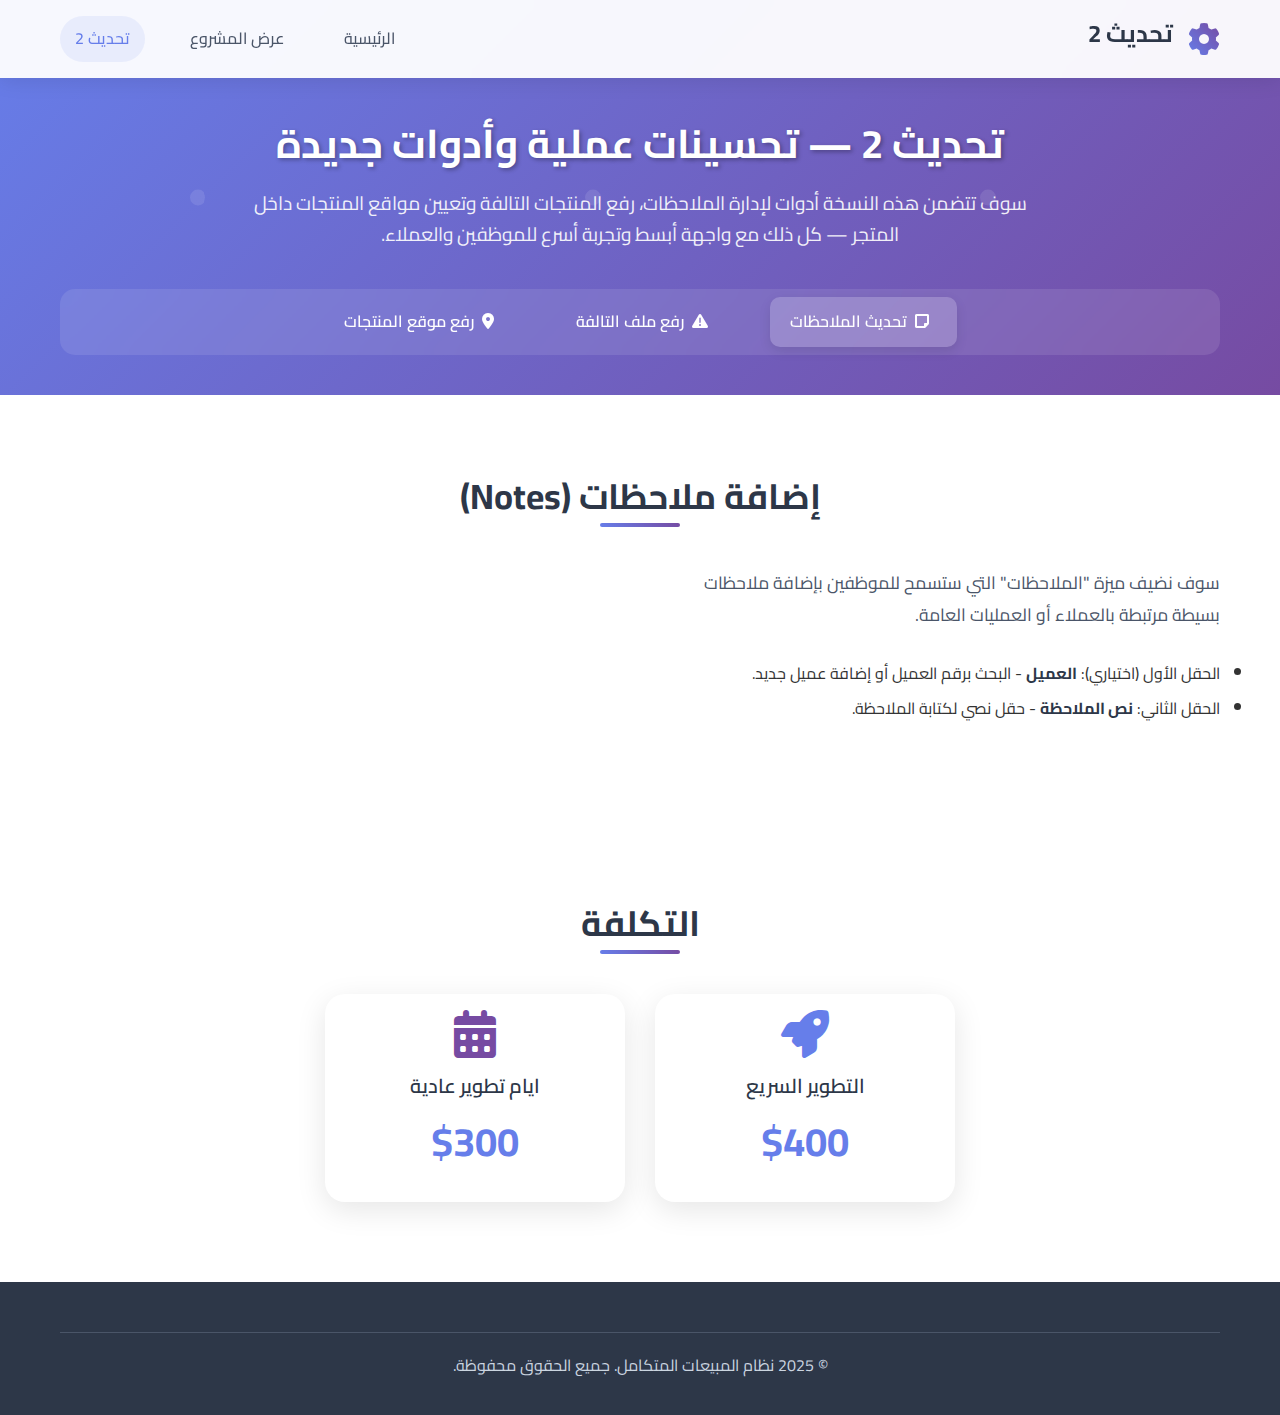
<file: update-2.html>
<!DOCTYPE html>
<html lang="ar" dir="rtl">
<head>
    <meta charset="UTF-8">
    <meta name="viewport" content="width=device-width, initial-scale=1.0">
    <title>تحديث 2 - نظام المبيعات المتكامل</title>
    <meta name="description" content="تفاصيل تحديث 2 لنظام نقطة البيع المتكامل — الميزات والتحسينات والطريقة التي تعمل بها التحديثات.">
    <meta property="og:type" content="article">
    <meta property="og:title" content="تحديث 2 - نظام المبيعات المتكامل">
    <meta property="og:description" content="تفاصيل تحديث 2 لنظام نقطة البيع المتكامل — الميزات والتحسينات والطريقة التي تعمل بها التحديثات.">
    <meta property="og:url" content="https://micodev.github.io/pos-portable/update-2.html">

    <link href="https://cdnjs.cloudflare.com/ajax/libs/font-awesome/6.0.0/css/all.min.css" rel="stylesheet">
    <link href="https://fonts.googleapis.com/css2?family=Cairo:wght@300;400;600;700&display=swap" rel="stylesheet">
    <link href="https://cdn.jsdelivr.net/npm/bootstrap@5.3.0/dist/css/bootstrap.min.css" rel="stylesheet">
    <link rel="stylesheet" href="style.css">
    <style>
        /* Update 2 specific styles to match theme */
        body {
            background: linear-gradient(135deg, #667eea 0%, #764ba2 100%);
            min-height: 100vh;
        }
        .header {
            background: rgba(255, 255, 255, 0.95);
            backdrop-filter: blur(10px);
            box-shadow: 0 2px 20px rgba(0, 0, 0, 0.1);
            position: fixed;
            top: 0;
            width: 100%;
            z-index: 1000;
            transition: all 0.3s ease;
        }
        .header-content {
            display: flex;
            justify-content: space-between;
            align-items: center;
            padding: 1rem 0;
        }
        .logo {
            display: flex;
            align-items: center;
            gap: 15px;
        }
        .logo i {
            font-size: 2rem;
            color: #667eea;
            background: linear-gradient(45deg, #667eea, #764ba2);
            -webkit-background-clip: text;
            -webkit-text-fill-color: transparent;
            background-clip: text;
        }
        .logo h1 {
            font-size: 1.5rem;
            font-weight: 700;
            color: #2d3748;
        }
        .nav {
            display: flex;
            gap: 30px;
        }
        .nav a {
            text-decoration: none;
            color: #4a5568;
            font-weight: 500;
            padding: 10px 15px;
            border-radius: 25px;
            transition: all 0.3s ease;
            position: relative;
        }
        .nav a:hover {
            color: #667eea;
            background: rgba(102, 126, 234, 0.1);
            transform: translateY(-2px);
        }
        .nav a.active {
            color: #667eea;
            background: rgba(102, 126, 234, 0.1);
        }
        .mobile-menu-btn {
            display: none;
            background: none;
            border: none;
            font-size: 1.5rem;
            color: #4a5568;
            cursor: pointer;
            padding: 10px;
            border-radius: 8px;
            transition: all 0.3s ease;
        }
        .mobile-menu-btn:hover {
            background: rgba(102, 126, 234, 0.1);
            color: #667eea;
        }
        #mobileNav {
            display: none;
            position: fixed;
            top: 0;
            left: 0;
            width: 100%;
            height: 100%;
            background: rgba(0, 0, 0, 0.5);
            z-index: 2000;
            backdrop-filter: blur(5px);
            opacity: 0;
            transition: opacity 0.3s ease;
        }
        #mobileNav.active {
            display: flex;
            opacity: 1;
        }
        .mobile-menu {
            position: absolute;
            top: 0;
            right: 0;
            height: 100%;
            width: 280px;
            background: white;
            box-shadow: -2px 0 20px rgba(0, 0, 0, 0.1);
            display: flex;
            flex-direction: column;
            transform: translateX(100%);
            transition: transform 0.3s ease;
        }
        #mobileNav.active .mobile-menu {
            transform: translateX(0);
        }
        .mobile-menu-close {
            align-self: flex-end;
            background: none;
            border: none;
            font-size: 1.5rem;
            padding: 20px;
            color: #4a5568;
            cursor: pointer;
            transition: color 0.3s ease;
        }
        .mobile-menu-close:hover {
            color: #667eea;
        }
        .mobile-nav {
            display: flex;
            flex-direction: column;
            padding: 20px;
            gap: 20px;
        }
        .mobile-nav a {
            text-decoration: none;
            color: #4a5568;
            font-weight: 500;
            padding: 15px 20px;
            border-radius: 10px;
            transition: all 0.3s ease;
            text-align: center;
            border: 1px solid transparent;
        }
        .mobile-nav a:hover {
            color: #667eea;
            background: rgba(102, 126, 234, 0.1);
            border-color: rgba(102, 126, 234, 0.2);
        }
        .mobile-nav a.active {
            color: #667eea;
            background: rgba(102, 126, 234, 0.1);
        }

        /* Hero-like section */
        .hero-section {
            background: linear-gradient(135deg, #667eea 0%, #764ba2 100%);
            color: white;
            padding: 120px 0 40px;
            text-align: center;
            position: relative;
            overflow: hidden;
        }
        .hero-section::before {
            content: '';
            position: absolute;
            top: 0;
            left: 0;
            right: 0;
            bottom: 0;
            background: url('data:image/svg+xml,<svg xmlns="http://www.w3.org/2000/svg" viewBox="0 0 100 100"><circle cx="50" cy="50" r="2" fill="rgba(255,255,255,0.1)"/></svg>') repeat;
            animation: float 20s infinite linear;
        }
        @keyframes float {
            0% { transform: translateY(0px) rotate(0deg); }
            100% { transform: translateY(-100px) rotate(360deg); }
        }
        .hero-section .container {
            position: relative;
            z-index: 2;
        }
        .hero-section h2 {
            font-size: 2.5rem;
            font-weight: 700;
            margin-bottom: 20px;
            text-shadow: 2px 2px 4px rgba(0, 0, 0, 0.3);
        }
        .hero-section p {
            font-size: 1.2rem;
            margin-bottom: 40px;
            opacity: 0.9;
            max-width: 800px;
            margin-left: auto;
            margin-right: auto;
        }
        .hero-cta {
            display: flex;
            gap: 20px;
            justify-content: center;
            flex-wrap: wrap;
        }
        .tab-btn {
            display: inline-block;
            padding: 12px 24px;
            background: rgba(255, 255, 255, 0.1);
            color: white;
            text-decoration: none;
            border-radius: 25px;
            font-weight: 600;
            transition: all 0.3s ease;
            border: 1px solid rgba(255, 255, 255, 0.2);
            cursor: pointer;
        }
        .tab-btn:hover, .tab-btn.active {
            background: rgba(255, 255, 255, 0.2);
            transform: translateY(-2px);
        }
        .tab-btn-outline {
            background: transparent;
            border: 1px solid rgba(255, 255, 255, 0.3);
        }
        .tab-btn-outline:hover, .tab-btn-outline.active {
            background: rgba(255, 255, 255, 0.1);
        }

        /* Tab content - removed custom implementation */

        /* Bootstrap Tabs Customization */
        .nav-tabs {
            border: none;
            background: rgba(255, 255, 255, 0.1);
            border-radius: 15px;
            padding: 8px;
            backdrop-filter: blur(10px);
        }
        .nav-tabs .nav-link {
            border: none;
            color: white;
            background: transparent;
            border-radius: 10px;
            font-weight: 600;
            padding: 12px 20px;
            transition: all 0.3s ease;
            margin: 0 2px;
        }
        .nav-tabs .nav-link:hover {
            background: rgba(255, 255, 255, 0.2);
            color: white;
        }
        .nav-tabs .nav-link.active {
            background: rgba(255, 255, 255, 0.2);
            color: white;
            box-shadow: 0 4px 12px rgba(0, 0, 0, 0.1);
        }
        .nav-tabs .nav-link i {
            margin-left: 8px;
        }

        /* Sections */
        section {
            padding: 80px 0;
        }
        .section-title {
            text-align: center;
            font-size: 2.2rem;
            font-weight: 700;
            margin-bottom: 50px;
            color: #2d3748;
            position: relative;
        }
        .section-title::after {
            content: '';
            position: absolute;
            bottom: -10px;
            left: 50%;
            transform: translateX(-50%);
            width: 80px;
            height: 4px;
            background: linear-gradient(45deg, #667eea, #764ba2);
            border-radius: 2px;
        }

        /* Overview sections */
        .overview {
            background: white;
        }
        .overview-content {
            display: grid;
            grid-template-columns: 1fr 1fr;
            gap: 50px;
            align-items: center;
        }
        .overview-text p {
            font-size: 1.1rem;
            line-height: 1.8;
            color: #4a5568;
            margin-bottom: 30px;
        }
        .overview-text ul {
            margin-bottom: 20px;
        }
        .overview-text li {
            margin-bottom: 10px;
        }
        .overview-text strong {
            color: #2d3748;
        }
        pre {
            background: #f7fafc;
            border-radius: 10px;
            padding: 15px;
            overflow-x: auto;
            font-size: 0.9rem;
            line-height: 1.5;
            margin: 20px 0;
            border: 1px solid #e2e8f0;
        }

        /* Footer */
        .footer {
            background: #2d3748;
            color: white;
            padding: 50px 0 20px;
        }
        .footer-bottom {
            text-align: center;
            padding-top: 20px;
            border-top: 1px solid #4a5568;
            color: #cbd5e0;
        }

        /* Responsive */
        @media (max-width: 1024px) {
            .overview-content {
                grid-template-columns: 1fr;
                gap: 30px;
            }
        }
        @media (max-width: 768px) {
            .nav {
                display: none;
            }
            .mobile-menu-btn {
                display: block;
            }
            .hero-section {
                padding: 120px 0 30px;
            }
            .hero-section h2 {
                font-size: 1.8rem;
            }
            .hero-section p {
                font-size: 1.1rem;
            }
            .hero-cta {
                flex-direction: column;
                align-items: center;
            }
            section {
                padding: 60px 0;
            }
            .section-title {
                font-size: 1.8rem;
            }
        }
        @media (max-width: 600px) {
            .hero-section h2 {
                font-size: 1.5rem;
            }
            .section-title {
                font-size: 1.6rem;
            }
        }

        /* Excel-like table styles */
        .excel-table {
            border-collapse: collapse;
            border: 2px solid #000;
            background-color: #fff;
            font-family: 'Arial', sans-serif;
            font-size: 14px;
        }
        .excel-table th {
            background-color: #e6e6e6;
            border: 1px solid #000;
            padding: 8px;
            text-align: center;
            font-weight: bold;
            color: #000;
        }
        .excel-table td {
            border: 1px solid #000;
            padding: 8px;
            text-align: center;
        }
        .excel-table tbody tr:nth-child(even) {
            background-color: #f9f9f9;
        }
        .excel-table tbody tr:hover {
            background-color: #ffff99;
        }

        /* Pricing section styles */
        .pricing-section {
            text-align: center;
        }
        .pricing-cards {
            display: flex;
            justify-content: center;
            gap: 30px;
            flex-wrap: wrap;
            margin-top: 50px;
        }
        .card {
            background: white;
            border: none;
            border-radius: 20px;
            box-shadow: 0 8px 30px rgba(0,0,0,0.1);
            transition: all 0.3s ease;
            width: 300px;
        }
        .card:hover {
            transform: translateY(-10px);
            box-shadow: 0 15px 40px rgba(0,0,0,0.2);
        }
        .price {
            color: #667eea;
            font-weight: 700;
            font-size: 2.5rem;
            margin: 20px 0;
        }
        .card-title {
            color: #2d3748;
            font-weight: 600;
        }
        .card-text {
            color: #4a5568;
        }
    </style>
</head>
<body>
    <header class="header">
        <div class="container">
            <div class="header-content">
                <div class="logo">
                    <i class="fas fa-cog"></i>
                    <h1>تحديث 2</h1>
                </div>
                <nav class="nav">
                    <a href="index.html">الرئيسية</a>
                    <a href="offer-proposal.html">عرض المشروع</a>
                    <a href="update-2.html" class="active">تحديث 2</a>
                </nav>
                <button class="mobile-menu-btn" id="mobileMenuBtn">
                    <i class="fas fa-bars"></i>
                </button>
            </div>
        </div>
    </header>

    <div id="mobileNav">
        <div class="mobile-menu">
            <button class="mobile-menu-close" id="mobileCloseBtn">
                <i class="fas fa-times"></i>
            </button>
            <nav class="mobile-nav">
                <a href="index.html">الرئيسية</a>
                <a href="offer-proposal.html">عرض المشروع</a>
                <a href="update-2.html" class="active">تحديث 2</a>
            </nav>
        </div>
    </div>

    <!-- Hero Section -->
    <section class="hero-section">
        <div class="container">
            <h2>تحديث 2 — تحسينات عملية وأدوات جديدة</h2>
            <p>سوف تتضمن هذه النسخة أدوات لإدارة الملاحظات، رفع المنتجات التالفة وتعيين مواقع المنتجات داخل المتجر — كل ذلك مع واجهة أبسط وتجربة أسرع للموظفين والعملاء.</p>

            <!-- Bootstrap Tabs Navigation -->
            <ul class="nav nav-tabs justify-content-center" id="featureTabs" role="tablist">
                <li class="nav-item" role="presentation">
                    <button class="nav-link active" id="notes-tab" data-bs-toggle="tab" data-bs-target="#notes" type="button" role="tab" aria-controls="notes" aria-selected="true">
                        <i class="fas fa-sticky-note me-2"></i>تحديث الملاحظات
                    </button>
                </li>
                <li class="nav-item" role="presentation">
                    <button class="nav-link" id="broken-products-tab" data-bs-toggle="tab" data-bs-target="#broken-products" type="button" role="tab" aria-controls="broken-products" aria-selected="false">
                        <i class="fas fa-exclamation-triangle me-2"></i>رفع ملف التالفة
                    </button>
                </li>
                <li class="nav-item" role="presentation">
                    <button class="nav-link" id="store-location-tab" data-bs-toggle="tab" data-bs-target="#store-location" type="button" role="tab" aria-controls="store-location" aria-selected="false">
                        <i class="fas fa-map-marker-alt me-2"></i>رفع موقع المنتجات
                    </button>
                </li>
            </ul>
        </div>
    </section>

    <!-- Tab Content -->
    <div class="tab-content" id="featureTabsContent">
        <!-- Add Notes Feature -->
        <div class="tab-pane fade show active" id="notes" role="tabpanel" aria-labelledby="notes-tab">
            <section class="overview">
                <div class="container">
                    <h2 class="section-title">إضافة ملاحظات (Notes)</h2>
                    <div class="overview-content">
                        <div class="overview-text">
                            <p>سوف نضيف ميزة "الملاحظات" التي ستسمح للموظفين بإضافة ملاحظات بسيطة مرتبطة بالعملاء أو العمليات العامة.</p>
                            <ul>
                                <li>الحقل الأول (اختياري): <strong>العميل</strong> - البحث برقم العميل أو إضافة عميل جديد.</li>
                                <li>الحقل الثاني: <strong>نص الملاحظة</strong> - حقل نصي لكتابة الملاحظة.</li>
                            </ul>
                        </div>
                    </div>
                </div>
            </section>
        </div>

                        <!-- Broken Products Upload -->
                        <div class="tab-pane fade" id="broken-products" role="tabpanel" aria-labelledby="broken-products-tab">
                            <section class="overview">
                                <div class="container">
                                    <h2 class="section-title">السلعة التالفة (Broken Product)</h2>
                                    <div class="overview-content">
                                        <div class="overview-text">
                                            <p>سوف نضيف ميزة رفع ملف Excel/CSV لإدارة السلع التالفة (التالف). سيتم معالجة الملف وتطبيق تحديث كميات التالف على المنتجات المطابقة بحسب النموذج.</p>
                                            <p>تنسيق الملف المطلوب (أو CSV):</p>
                                            <table class="excel-table" dir="ltr">
                                                <thead>
                                                    <tr>
                                                        <th>model</th>
                                                        <th>style</th>
                                                        <th>size</th>
                                                        <th>quantity</th>
                                                    </tr>
                                                </thead>
                                                <tbody>
                                                    <tr>
                                                        <td>MDL23232</td>
                                                        <td>bbk</td>
                                                        <td>45</td>
                                                        <td>3</td>
                                                    </tr>
                                                    <tr>
                                                        <td>MDL23232</td>
                                                        <td>bbk</td>
                                                        <td>42</td>
                                                        <td>1</td>
                                                    </tr>
                                                    <tr>
                                                        <td>MDL23232</td>
                                                        <td>bbk</td>
                                                        <td>44</td>
                                                        <td>2</td>
                                                    </tr>
                                                </tbody>
                                            </table>
                                            <p>شرح الحقول:</p>
                                            <ul>
                                                <li><strong>model</strong> = رمز الطراز أو كود</li>
                                                <li><strong>style</strong> = لون</li>
                                                <li><strong>size</strong> = قياسات المنتج</li>
                                                <li><strong>quantity</strong> = عدد الوحدات التالف</li>
                                            </ul>
                                        </div>
                                    </div>
                                </div>
                            </section>
                        </div>        <!-- Store Location Upload -->
        <div class="tab-pane fade" id="store-location" role="tabpanel" aria-labelledby="store-location-tab">
            <section class="overview">
                <div class="container">
                    <h2 class="section-title">موقع المتجر (Store Location)</h2>
                    <div class="overview-content">
                        <div class="overview-text">
                            <p>سوف نضيف إمكانية رفع ملف لتعيين مواقع المنتجات داخل المتجر أو المخزن، بحيث يمكن عرض هذه المعلومات عند البحث عن المنتج. يمكن أن يساعد هذا في تقليل وقت البحث وتحسين تجربة الموظف والعميل.</p>
                            <p>تنسيق الملف المطلوب (أو CSV):</p>
                            <table class="excel-table" dir="ltr">
                                <thead>
                                    <tr>
                                        <th>model</th>
                                        <th>style</th>
                                        <th>location</th>
                                    </tr>
                                </thead>
                                <tbody>
                                    <tr>
                                        <td>MDL23232</td>
                                        <td>bbk</td>
                                        <td>Shelf B</td>
                                    </tr>
                                    <tr>
                                        <td>MDL23232</td>
                                        <td>bbk</td>
                                        <td>Shelf 2</td>
                                    </tr>
                                    <tr>
                                        <td>MDLMDL23232</td>
                                        <td>bbk</td>
                                        <td>مخزن١</td>
                                    </tr>
                                </tbody>
                            </table>
                            <p>التحقق: سيتم عرض التطابقات بناءً على (model, style) ويتيح للمستخدم مراجعة وتأكيد تعيين الموقع قبل حفظه.</p>
                            <!-- <p><a class="btn btn-outline" href="#">رفع موقع المنتجات</a></p> -->
                        </div>
                    </div>
                </div>
            </section>
        </div>
    </div>

    <section class="overview">
        <div class="container">
            <h2 class="section-title">التكلفة</h2>
            <div class="pricing-section">
                <div class="pricing-cards">
                    <div class="card">
                        <div class="card-body text-center">
                            <i class="fas fa-rocket fa-3x mb-3" style="color: #667eea;"></i>
                            <h5 class="card-title">التطوير السريع</h5>
                            <h2 class="price">$400</h2>
                        </div>
                    </div>
                    <div class="card">
                        <div class="card-body text-center">
                            <i class="fas fa-calendar-alt fa-3x mb-3" style="color: #764ba2;"></i>
                            <h5 class="card-title">ايام تطوير عادية</h5>
                            <h2 class="price">$300</h2>
                           
                        </div>
                    </div>
                </div>
            </div>
        </div>
    </section>

    <footer class="footer">
        <div class="container">
            <div class="footer-bottom">
                <p>&copy; 2025 نظام المبيعات المتكامل. جميع الحقوق محفوظة.</p>
            </div>
        </div>
    </footer>

    <script src="script.js"></script>
    <script src="https://cdn.jsdelivr.net/npm/bootstrap@5.3.0/dist/js/bootstrap.bundle.min.js"></script>
    <script>
        // Mobile menu toggle
        document.addEventListener('DOMContentLoaded', function(){
            const mobileMenuBtn = document.getElementById('mobileMenuBtn');
            const mobileNav = document.getElementById('mobileNav');
            const mobileCloseBtn = document.getElementById('mobileCloseBtn');
            if(mobileMenuBtn && mobileNav){
                mobileMenuBtn.addEventListener('click', function(){
                    mobileNav.classList.add('active');
                });
            }
            if(mobileCloseBtn && mobileNav){
                mobileCloseBtn.addEventListener('click', function(){
                    mobileNav.classList.remove('active');
                });
            }
            document.addEventListener('keydown', function(e){
                if(e.key === 'Escape' && mobileNav && mobileNav.classList.contains('active')){
                    mobileNav.classList.remove('active');
                }
            });
        });
    </script>
</body>
</html>
</file>
<file: style.css>
/* Reset and Base Styles */
* {
    margin: 0;
    padding: 0;
    box-sizing: border-box;
}

body {
    font-family: 'Cairo', sans-serif;
    line-height: 1.6;
    color: #333;
    background: linear-gradient(135deg, #667eea 0%, #764ba2 100%);
    min-height: 100vh;
}

.container {
    max-width: 1200px;
    margin: 0 auto;
    padding: 0 20px;
}

/* Header Styles */
.header {
    background: rgba(255, 255, 255, 0.95);
    backdrop-filter: blur(10px);
    box-shadow: 0 2px 20px rgba(0, 0, 0, 0.1);
    position: fixed;
    top: 0;
    width: 100%;
    z-index: 1000;
    transition: all 0.3s ease;
}

.header-content {
    display: flex;
    justify-content: space-between;
    align-items: center;
    padding: 1rem 0;
}

.logo {
    display: flex;
    align-items: center;
    gap: 15px;
}

.logo i {
    font-size: 2rem;
    color: #667eea;
    background: linear-gradient(45deg, #667eea, #764ba2);
    -webkit-background-clip: text;
    -webkit-text-fill-color: transparent;
    background-clip: text;
}

.logo h1 {
    font-size: 1.5rem;
    font-weight: 700;
    color: #2d3748;
}

.nav {
    display: flex;
    gap: 30px;
}

.nav a {
    text-decoration: none;
    color: #4a5568;
    font-weight: 500;
    padding: 10px 15px;
    border-radius: 25px;
    transition: all 0.3s ease;
    position: relative;
}

.nav a:hover {
    color: #667eea;
    background: rgba(102, 126, 234, 0.1);
    transform: translateY(-2px);
}

/* Mobile Menu Styles */
.mobile-menu-btn {
    display: none;
    background: none;
    border: none;
    font-size: 1.5rem;
    color: #4a5568;
    cursor: pointer;
    padding: 10px;
    border-radius: 8px;
    transition: all 0.3s ease;
}

.mobile-menu-btn:hover {
    background: rgba(102, 126, 234, 0.1);
    color: #667eea;
}

.mobile-menu-overlay {
    display: none;
    position: fixed;
    top: 0;
    left: 0;
    width: 100%;
    height: 100%;
    background: rgba(0, 0, 0, 0.5);
    z-index: 2000;
    backdrop-filter: blur(5px);
    opacity: 0;
    transition: opacity 0.3s ease;
}

.mobile-menu-overlay.active {
    display: flex;
    opacity: 1;
}

.mobile-menu {
    position: absolute;
    top: 0;
    right: 0;
    height: 100%;
    width: 280px;
    background: white;
    box-shadow: -2px 0 20px rgba(0, 0, 0, 0.1);
    display: flex;
    flex-direction: column;
    transform: translateX(100%);
    transition: transform 0.3s ease;
}

.mobile-menu-overlay.active .mobile-menu {
    transform: translateX(0);
}

.mobile-menu-close {
    align-self: flex-end;
    background: none;
    border: none;
    font-size: 1.5rem;
    padding: 20px;
    color: #4a5568;
    cursor: pointer;
    transition: color 0.3s ease;
}

.mobile-menu-close:hover {
    color: #667eea;
}

.mobile-nav {
    display: flex;
    flex-direction: column;
    padding: 20px;
    gap: 20px;
}

.mobile-nav a {
    text-decoration: none;
    color: #4a5568;
    font-weight: 500;
    padding: 15px 20px;
    border-radius: 10px;
    transition: all 0.3s ease;
    text-align: center;
    border: 1px solid transparent;
}

.mobile-nav a:hover {
    color: #667eea;
    background: rgba(102, 126, 234, 0.1);
    border-color: rgba(102, 126, 234, 0.2);
}

/* Hero Section */
.hero {
    background: linear-gradient(135deg, #667eea 0%, #764ba2 100%);
    color: white;
    padding: 120px 0 80px;
    text-align: center;
    position: relative;
    overflow: hidden;
}

.hero::before {
    content: '';
    position: absolute;
    top: 0;
    left: 0;
    right: 0;
    bottom: 0;
    background: url('data:image/svg+xml,<svg xmlns="http://www.w3.org/2000/svg" viewBox="0 0 100 100"><circle cx="50" cy="50" r="2" fill="rgba(255,255,255,0.1)"/></svg>') repeat;
    animation: float 20s infinite linear;
}

@keyframes float {
    0% { transform: translateY(0px) rotate(0deg); }
    100% { transform: translateY(-100px) rotate(360deg); }
}

.hero-content {
    position: relative;
    z-index: 2;
}

.hero h2 {
    font-size: 2.5rem;
    font-weight: 700;
    margin-bottom: 20px;
    text-shadow: 2px 2px 4px rgba(0, 0, 0, 0.3);
}

.hero p {
    font-size: 1.2rem;
    margin-bottom: 40px;
    opacity: 0.9;
    max-width: 800px;
    margin-left: auto;
    margin-right: auto;
}

.hero-stats {
    display: grid;
    grid-template-columns: repeat(auto-fit, minmax(200px, 1fr));
    gap: 30px;
    max-width: 800px;
    margin: 0 auto;
}

.stat {
    background: rgba(255, 255, 255, 0.1);
    padding: 25px;
    border-radius: 15px;
    backdrop-filter: blur(10px);
    border: 1px solid rgba(255, 255, 255, 0.2);
    transition: all 0.3s ease;
}

.stat:hover {
    transform: translateY(-5px);
    background: rgba(255, 255, 255, 0.15);
}

.stat i {
    font-size: 2rem;
    display: block;
    margin-bottom: 10px;
    color: #ffd700;
}

.stat span {
    font-weight: 600;
    font-size: 1.1rem;
}

/* Section Styles */
section {
    padding: 80px 0;
}

.section-title {
    text-align: center;
    font-size: 2.2rem;
    font-weight: 700;
    margin-bottom: 50px;
    color: #2d3748;
    position: relative;
}

.section-title::after {
    content: '';
    position: absolute;
    bottom: -10px;
    left: 50%;
    transform: translateX(-50%);
    width: 80px;
    height: 4px;
    background: linear-gradient(45deg, #667eea, #764ba2);
    border-radius: 2px;
}

/* Overview Section */
.overview {
    background: white;
}

.overview-content {
    display: grid;
    grid-template-columns: 1fr 1fr;
    gap: 50px;
    align-items: center;
}

.overview-text p {
    font-size: 1.1rem;
    line-height: 1.8;
    color: #4a5568;
    margin-bottom: 30px;
}

.overview-benefits {
    display: grid;
    gap: 15px;
}

.benefit {
    display: flex;
    align-items: center;
    gap: 15px;
    padding: 15px;
    background: #f7fafc;
    border-radius: 10px;
    transition: all 0.3s ease;
}

.benefit:hover {
    background: #edf2f7;
    transform: translateX(10px);
}

.benefit i {
    color: #48bb78;
    font-size: 1.2rem;
}

.benefit span {
    font-weight: 500;
    color: #2d3748;
}

/* Modules Section */
.modules {
    background: #f7fafc;
    overflow: hidden;
}

.modules-grid {
    display: grid;
    grid-template-columns: repeat(auto-fit, minmax(350px, 1fr));
    gap: 30px;
    perspective: 1000px;
}

.module-card {
    background: white;
    border-radius: 20px;
    padding: 30px;
    box-shadow: 0 10px 30px rgba(0, 0, 0, 0.1);
    transition: all 0.4s cubic-bezier(0.4, 0, 0.2, 1);
    position: relative;
    overflow: hidden;
    cursor: pointer;
    transform: translateY(0) scale(1);
    transform-style: preserve-3d;
}

.module-card::before {
    content: '';
    position: absolute;
    top: 0;
    left: 0;
    right: 0;
    height: 5px;
    background: linear-gradient(45deg, #667eea, #764ba2);
    transition: all 0.4s cubic-bezier(0.4, 0, 0.2, 1);
}

.module-card::after {
    content: '';
    position: absolute;
    top: 50%;
    left: 50%;
    width: 0;
    height: 0;
    background: radial-gradient(circle, rgba(102, 126, 234, 0.1) 0%, rgba(118, 75, 162, 0.05) 100%);
    border-radius: 50%;
    transform: translate(-50%, -50%);
    transition: all 0.4s cubic-bezier(0.4, 0, 0.2, 1);
    pointer-events: none;
}

.module-card:hover::before {
    height: 8px;
}

.module-card:hover::after {
    width: 200%;
    height: 200%;
}

.module-card:hover {
    transform: translateY(-15px) scale(1.02) rotateX(2deg);
    box-shadow: 0 25px 50px rgba(102, 126, 234, 0.2);
    z-index: 10;
}

.module-card:active {
    transform: translateY(-10px) scale(0.98);
    transition: all 0.1s ease;
}

.module-icon {
    width: 70px;
    height: 70px;
    background: linear-gradient(45deg, #667eea, #764ba2);
    border-radius: 50%;
    display: flex;
    align-items: center;
    justify-content: center;
    margin-bottom: 20px;
    transition: all 0.4s cubic-bezier(0.4, 0, 0.2, 1);
    position: relative;
    overflow: hidden;
}

.module-icon::before {
    content: '';
    position: absolute;
    top: 50%;
    left: 50%;
    width: 0;
    height: 0;
    background: rgba(255, 255, 255, 0.2);
    border-radius: 50%;
    transform: translate(-50%, -50%);
    transition: all 0.4s cubic-bezier(0.4, 0, 0.2, 1);
}

.module-card:hover .module-icon {
    transform: scale(1.1) rotate(5deg);
    box-shadow: 0 10px 25px rgba(102, 126, 234, 0.3);
}

.module-card:hover .module-icon::before {
    width: 100%;
    height: 100%;
}

.module-icon i {
    font-size: 1.8rem;
    color: white;
    transition: all 0.4s cubic-bezier(0.4, 0, 0.2, 1);
    position: relative;
    z-index: 2;
}

.module-card:hover .module-icon i {
    transform: scale(1.1);
}

.module-card h3 {
    font-size: 1.3rem;
    font-weight: 600;
    margin-bottom: 10px;
    color: #2d3748;
}

.module-card > p {
    color: #718096;
    margin-bottom: 20px;
    line-height: 1.6;
}

.module-features {
    display: grid;
    gap: 10px;
}

.feature {
    display: flex;
    align-items: center;
    gap: 10px;
    padding: 10px;
    background: #f7fafc;
    border-radius: 8px;
    font-size: 0.9rem;
}

.feature i {
    color: #667eea;
    width: 16px;
}

.feature span {
    color: #4a5568;
    font-weight: 500;
}

/* Workflow Section */
.workflow {
    background: white;
}

.workflow-timeline {
    display: grid;
    grid-template-columns: repeat(2, 1fr);
    gap: 25px;
    max-width: 1000px;
    margin: 0 auto;
}

.timeline-step {
    display: flex;
    align-items: center;
    gap: 20px;
    padding: 25px;
    background: #f7fafc;
    border-radius: 15px;
    transition: all 0.4s cubic-bezier(0.4, 0, 0.2, 1);
    position: relative;
    border: 2px solid transparent;
}

.timeline-step:hover {
    background: #edf2f7;
    transform: translateY(-5px) scale(1.02);
    box-shadow: 0 15px 35px rgba(102, 126, 234, 0.15);
    border-color: rgba(102, 126, 234, 0.2);
}

.timeline-step:nth-child(odd) {
    animation-delay: 0.1s;
}

.timeline-step:nth-child(even) {
    animation-delay: 0.2s;
}

.step-number {
    width: 50px;
    height: 50px;
    background: linear-gradient(45deg, #667eea, #764ba2);
    color: white;
    border-radius: 50%;
    display: flex;
    align-items: center;
    justify-content: center;
    font-weight: bold;
    font-size: 1.1rem;
    flex-shrink: 0;
    transition: all 0.4s cubic-bezier(0.4, 0, 0.2, 1);
    box-shadow: 0 4px 15px rgba(102, 126, 234, 0.3);
}

.timeline-step:hover .step-number {
    transform: scale(1.1) rotate(10deg);
    box-shadow: 0 8px 25px rgba(102, 126, 234, 0.4);
}

.step-content {
    flex: 1;
}

.step-content h4 {
    font-size: 1.1rem;
    font-weight: 600;
    margin-bottom: 5px;
    color: #2d3748;
    transition: color 0.3s ease;
}

.timeline-step:hover .step-content h4 {
    color: #667eea;
}

.step-content p {
    color: #718096;
    font-size: 0.95rem;
    line-height: 1.5;
}

.timeline-step i {
    font-size: 1.5rem;
    color: #667eea;
    flex-shrink: 0;
    transition: all 0.4s cubic-bezier(0.4, 0, 0.2, 1);
}

.timeline-step:hover i {
    transform: scale(1.2);
    color: #764ba2;
}

/* Features Section */
.features {
    background: linear-gradient(135deg, #667eea 0%, #764ba2 100%);
    color: white;
}

.features .section-title {
    color: white;
}

.features .section-title::after {
    background: rgba(255, 255, 255, 0.3);
}

.features-grid {
    display: grid;
    grid-template-columns: repeat(auto-fit, minmax(280px, 1fr));
    gap: 30px;
}

.feature-card {
    background: rgba(255, 255, 255, 0.1);
    backdrop-filter: blur(10px);
    border-radius: 20px;
    padding: 30px;
    text-align: center;
    border: 1px solid rgba(255, 255, 255, 0.2);
    transition: all 0.3s ease;
}

.feature-card:hover {
    transform: translateY(-5px);
    background: rgba(255, 255, 255, 0.15);
}

.feature-icon {
    width: 80px;
    height: 80px;
    background: rgba(255, 255, 255, 0.2);
    border-radius: 50%;
    display: flex;
    align-items: center;
    justify-content: center;
    margin: 0 auto 20px;
}

.feature-icon i {
    font-size: 2rem;
    color: #ffd700;
}

.feature-card h3 {
    font-size: 1.2rem;
    font-weight: 600;
    margin-bottom: 15px;
}

.feature-card p {
    line-height: 1.6;
    opacity: 0.9;
}

/* Footer */
.footer {
    background: #2d3748;
    color: white;
    padding: 50px 0 20px;
}

.footer-content {
    display: grid;
    grid-template-columns: repeat(auto-fit, minmax(250px, 1fr));
    gap: 40px;
    margin-bottom: 30px;
}

.footer-section h4 {
    font-size: 1.2rem;
    font-weight: 600;
    margin-bottom: 15px;
    color: #667eea;
}

.footer-section p {
    line-height: 1.6;
    color: #cbd5e0;
}

.footer-section ul {
    list-style: none;
}

.footer-section ul li {
    padding: 5px 0;
    color: #cbd5e0;
    transition: color 0.3s ease;
}

.footer-section ul li:hover {
    color: #667eea;
}

.footer-bottom {
    text-align: center;
    padding-top: 20px;
    border-top: 1px solid #4a5568;
    color: #cbd5e0;
}

/* Modal Styles */
.modal {
    display: none;
    position: fixed;
    z-index: 2000;
    left: 0;
    top: 0;
    width: 100%;
    height: 100%;
    background-color: rgba(0, 0, 0, 0.5);
    backdrop-filter: blur(5px);
}

.modal-content {
    background-color: white;
    margin: 5% auto;
    padding: 30px;
    border-radius: 20px;
    width: 90%;
    max-width: 800px;
    max-height: 80vh;
    overflow-y: auto;
    box-shadow: 0 20px 60px rgba(0, 0, 0, 0.3);
    animation: modalAppear 0.3s ease;
}

@keyframes modalAppear {
    from {
        opacity: 0;
        transform: scale(0.8);
    }
    to {
        opacity: 1;
        transform: scale(1);
    }
}

.close {
    color: #aaa;
    float: left;
    font-size: 28px;
    font-weight: bold;
    cursor: pointer;
    transition: color 0.3s ease;
}

.close:hover {
    color: #667eea;
}

/* Responsive Design */
@media (max-width: 1200px) {
    .container {
        max-width: 100%;
        padding: 0 30px;
    }
    
    .modules-grid {
        grid-template-columns: repeat(auto-fit, minmax(300px, 1fr));
    }
}

@media (max-width: 1024px) {
    .workflow-timeline {
        grid-template-columns: 1fr;
        max-width: 600px;
    }
    
    .timeline-step {
        flex-direction: row;
    }
    
    .hero-stats {
        grid-template-columns: repeat(2, 1fr);
    }
    
    .features-grid {
        grid-template-columns: repeat(2, 1fr);
    }
    
    .modules-grid {
        grid-template-columns: repeat(2, 1fr);
    }
}

@media (max-width: 768px) {
    .header-content {
        flex-direction: row;
        justify-content: space-between;
        gap: 15px;
        padding: 0.8rem 0;
    }
    
    .nav {
        display: none;
    }
    
    .mobile-menu-btn {
        display: block;
    }
    
    .logo h1 {
        font-size: 1.3rem;
    }
    
    .hero {
        padding: 120px 0 60px;
    }
    
    .hero h2 {
        font-size: 1.8rem;
        line-height: 1.3;
    }
    
    .hero p {
        font-size: 1.1rem;
        margin-bottom: 30px;
    }
    
    .hero-stats {
        grid-template-columns: 1fr;
        gap: 15px;
    }
    
    .stat {
        padding: 20px;
    }
    
    .stat i {
        font-size: 1.5rem;
    }
    
    .overview-content {
        grid-template-columns: 1fr;
        gap: 30px;
    }
    
    .modules-grid {
        grid-template-columns: 1fr;
        gap: 25px;
    }
    
    .module-card {
        padding: 25px;
    }
    
    .timeline-step {
        flex-direction: column;
        text-align: center;
        gap: 15px;
        padding: 20px;
    }
    
    .workflow-timeline {
        grid-template-columns: 1fr;
        gap: 20px;
    }
    
    .features-grid {
        grid-template-columns: 1fr;
        gap: 25px;
    }
    
    .feature-card {
        padding: 25px;
    }
    
    .footer-content {
        grid-template-columns: 1fr;
        text-align: center;
        gap: 30px;
    }
    
    section {
        padding: 60px 0;
    }
    
    .section-title {
        font-size: 1.8rem;
        margin-bottom: 40px;
    }
    
    /* Modal responsive */
    .modal-content {
        width: 95%;
        margin: 10% auto;
        padding: 20px;
    }
}

@media (max-width: 600px) {
    .container {
        padding: 0 20px;
    }
    
    .header-content {
        padding: 0.6rem 0;
    }
    
    .logo {
        gap: 10px;
    }
    
    .logo i {
        font-size: 1.5rem;
    }
    
    .logo h1 {
        font-size: 1.2rem;
    }
    
    .nav {
        gap: 10px;
    }
    
    .nav a {
        padding: 6px 10px;
        font-size: 0.85rem;
    }
    
    .hero {
        padding: 100px 0 50px;
    }
    
    .hero h2 {
        font-size: 1.5rem;
        margin-bottom: 15px;
    }
    
    .hero p {
        font-size: 1rem;
        margin-bottom: 25px;
    }
    
    .stat {
        padding: 15px;
    }
    
    .stat span {
        font-size: 1rem;
    }
    
    .section-title {
        font-size: 1.6rem;
        margin-bottom: 35px;
    }
    
    .overview-text p {
        font-size: 1rem;
    }
    
    .benefit {
        padding: 12px;
        flex-direction: column;
        text-align: center;
        gap: 8px;
    }
}

@media (max-width: 480px) {
    .container {
        padding: 0 15px;
    }
    
    .header-content {
        flex-direction: column;
        gap: 10px;
    }
    
    .nav {
        flex-direction: column;
        width: 100%;
        gap: 8px;
    }
    
    .nav a {
        display: block;
        text-align: center;
        width: 100%;
    }
    
    .hero {
        padding: 90px 0 40px;
    }
    
    .hero h2 {
        font-size: 1.3rem;
        line-height: 1.4;
    }
    
    .hero p {
        font-size: 0.95rem;
    }
    
    .stat {
        padding: 12px;
    }
    
    .stat i {
        font-size: 1.3rem;
    }
    
    .stat span {
        font-size: 0.9rem;
    }
    
    .section-title {
        font-size: 1.4rem;
        margin-bottom: 30px;
    }
    
    .module-card,
    .feature-card {
        padding: 20px;
    }
    
    .module-card h3 {
        font-size: 1.1rem;
    }
    
    .feature-card h3 {
        font-size: 1.1rem;
    }
    
    .timeline-step {
        padding: 15px;
    }
    
    .step-number {
        width: 40px;
        height: 40px;
        font-size: 1rem;
    }
    
    .step-content h4 {
        font-size: 1rem;
    }
    
    .step-content p {
        font-size: 0.9rem;
    }
    
    .timeline-step i {
        font-size: 1.2rem;
    }
    
    section {
        padding: 40px 0;
    }
    
    .footer {
        padding: 40px 0 20px;
    }
    
    .footer-content {
        gap: 25px;
    }
}

@media (max-width: 360px) {
    .container {
        padding: 0 12px;
    }
    
    .hero h2 {
        font-size: 1.2rem;
    }
    
    .section-title {
        font-size: 1.3rem;
    }
    
    .module-card,
    .feature-card,
    .timeline-step {
        padding: 15px;
    }
    
    .module-icon,
    .feature-icon {
        width: 60px;
        height: 60px;
    }
    
    .module-icon i,
    .feature-icon i {
        font-size: 1.5rem;
    }
}

/* Smooth Scrolling */
html {
    scroll-behavior: smooth;
}

/* Loading Animation */
.loading {
    display: inline-block;
    width: 20px;
    height: 20px;
    border: 3px solid rgba(102, 126, 234, 0.3);
    border-radius: 50%;
    border-top-color: #667eea;
    animation: spin 1s ease-in-out infinite;
}

@keyframes spin {
    to {
        transform: rotate(360deg);
    }
}

/* Custom Scrollbar */
::-webkit-scrollbar {
    width: 8px;
}

::-webkit-scrollbar-track {
    background: #f1f1f1;
    border-radius: 10px;
}

::-webkit-scrollbar-thumb {
    background: linear-gradient(45deg, #667eea, #764ba2);
    border-radius: 10px;
}

::-webkit-scrollbar-thumb:hover {
    background: linear-gradient(45deg, #5a67d8, #6b46c1);
}

/* Touch-friendly improvements */
@media (max-width: 768px) {
    /* Increase touch targets */
    .nav a,
    .mobile-nav a,
    .mobile-menu-btn,
    .mobile-menu-close {
        min-height: 44px;
        min-width: 44px;
    }
    
    /* Better spacing for touch */
    .mobile-nav a {
        padding: 15px 20px;
        margin-bottom: 5px;
    }
    
    /* Prevent zoom on form inputs */
    input, select, textarea {
        font-size: 16px;
    }
    
    /* Hide horizontal scrollbar on mobile */
    body {
        overflow-x: hidden;
    }
}

/* High DPI displays */
@media (-webkit-min-device-pixel-ratio: 2), (min-resolution: 192dpi) {
    .module-icon,
    .feature-icon,
    .step-number {
        image-rendering: -webkit-optimize-contrast;
        image-rendering: crisp-edges;
    }
}

/* Dark mode support */
@media (prefers-color-scheme: dark) {
    .mobile-menu {
        background: #2d3748;
        color: white;
    }
    
    .mobile-nav a {
        color: #cbd5e0;
    }
    
    .mobile-nav a:hover {
        color: #667eea;
        background: rgba(102, 126, 234, 0.2);
    }
    
    .mobile-menu-close {
        color: #cbd5e0;
    }
    
    .mobile-menu-close:hover {
        color: #667eea;
    }
}

/* Reduced motion preference */
@media (prefers-reduced-motion: reduce) {
    *,
    *::before,
    *::after {
        animation-duration: 0.01ms !important;
        animation-iteration-count: 1 !important;
        transition-duration: 0.01ms !important;
        scroll-behavior: auto !important;
    }
}

/* Focus styles for accessibility */
.mobile-menu-btn:focus,
.mobile-nav a:focus,
.mobile-menu-close:focus {
    outline: 2px solid #667eea;
    outline-offset: 2px;
}
</file>
